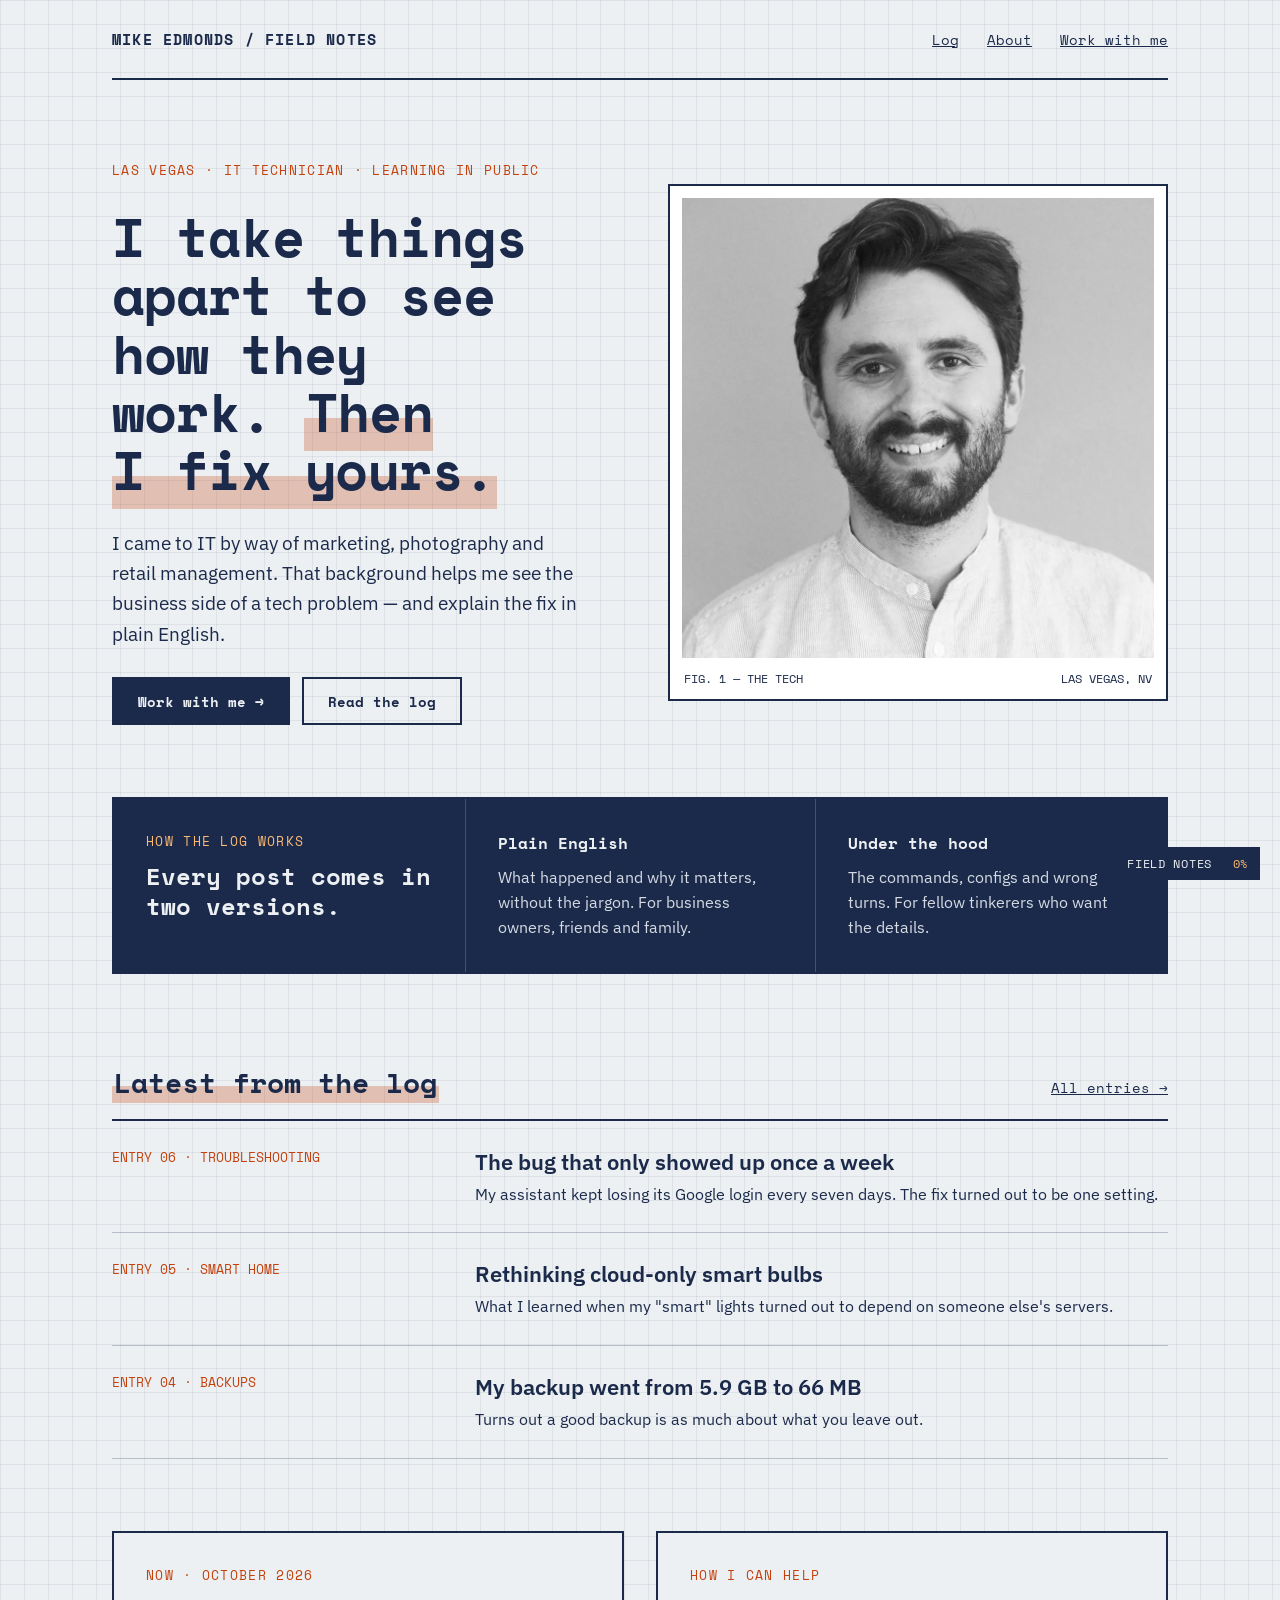
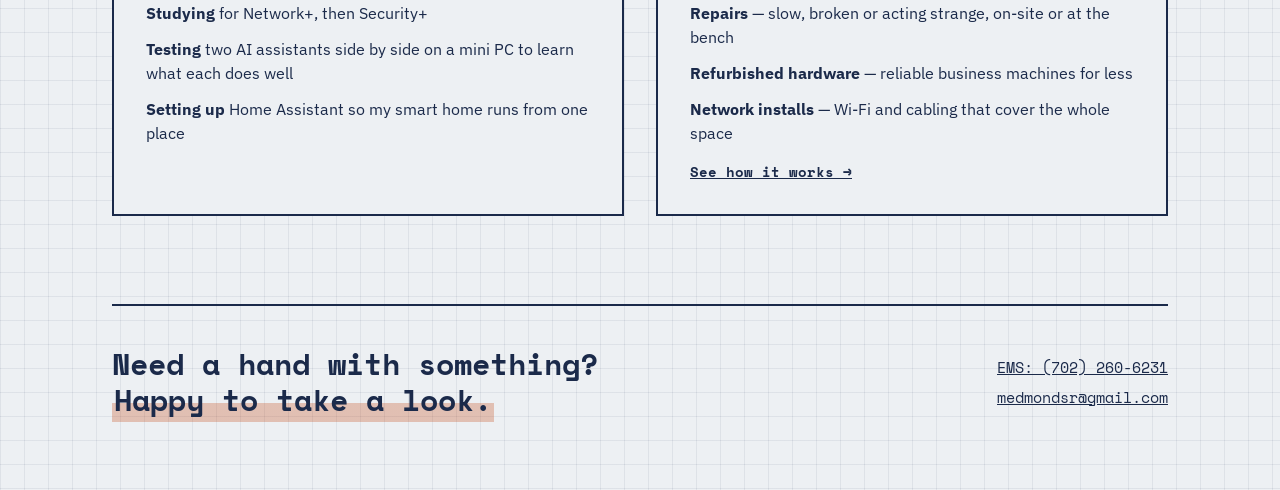
<file: index.html>
<!doctype html>
<html lang="en">
<head>
<meta charset="utf-8">
<meta name="viewport" content="width=device-width, initial-scale=1">
<title>Mike Edmonds — IT Technician in Las Vegas</title>
<meta name="description" content="Mike Edmonds is an IT technician in Las Vegas who came to tech from marketing, photography and retail management. Repairs, refurbished hardware, network installs — and a log of what he's learning.">
<link rel="canonical" href="https://mikedmonds.com/">
<meta property="og:type" content="website">
<meta property="og:title" content="Mike Edmonds — Field Notes">
<meta property="og:description" content="I take things apart to see how they work. Then I fix yours.">
<meta property="og:url" content="https://mikedmonds.com/">
<meta property="og:image" content="https://mikedmonds.com/images/og.jpg">
<meta name="twitter:card" content="summary_large_image">
<link rel="icon" href="/favicon.svg" type="image/svg+xml">
<link rel="preconnect" href="https://fonts.googleapis.com">
<link rel="preconnect" href="https://fonts.gstatic.com" crossorigin>
<link href="https://fonts.googleapis.com/css2?family=Space+Mono:wght@400;700&family=IBM+Plex+Sans:wght@400;500;600&display=swap" rel="stylesheet">
<link rel="stylesheet" href="/styles.css">
<script src="/main.js" defer></script>
</head>
<body class="home">
<a class="skip" href="#main">Skip to content</a>
<div class="progress" aria-hidden="true"></div>
<div class="readout" aria-hidden="true">FIELD NOTES</div>
<div class="wrap">

<header class="site-header">
<a href="/" class="brand">MIKE EDMONDS / FIELD NOTES</a>
<nav class="nav" aria-label="Main">
<a href="/log/">Log</a>
<a href="/about">About</a>
<a href="/work">Work with me</a>
</nav>
</header>

<main id="main">
<section class="hero">
<div class="hero-text">
<div class="kicker">LAS VEGAS · IT TECHNICIAN · LEARNING IN PUBLIC</div>
<h1>I take things apart to see how they work. <mark class="hl hero-hl">Then I fix yours.</mark></h1>
<p class="lede">I came to IT by way of marketing, photography and retail management. That background helps me see the business side of a tech problem — and explain the fix in plain English.</p>
<div class="btn-row">
<a href="/work" class="btn btn-solid">Work with me →</a>
<a href="/log/" class="btn btn-line">Read the log</a>
</div>
</div>
<figure class="photo">
<div class="photo-crop">
<picture>
<source srcset="/images/mike-portrait.webp" type="image/webp">
<img src="/images/mike-portrait.jpg" alt="Mike Edmonds, smiling, in a striped band-collar shirt" width="960" height="1200" fetchpriority="high">
</picture>
</div>
<figcaption><span>FIG. 1 — THE TECH</span><span>LAS VEGAS, NV</span></figcaption>
</figure>
</section>

<section class="band" aria-label="How the log works">
<div class="slide-l">
<div class="kicker">HOW THE LOG WORKS</div>
<h2>Every post comes in two versions.</h2>
</div>
<div class="reveal">
<div class="mono" style="font-weight:700">Plain English</div>
<p>What happened and why it matters, without the jargon. For business owners, friends and family.</p>
</div>
<div class="slide-r">
<div class="mono" style="font-weight:700">Under the hood</div>
<p>The commands, configs and wrong turns. For fellow tinkerers who want the details.</p>
</div>
</section>

<section style="padding:88px 0 72px">
<div class="section-head">
<h2><mark class="hl ink">Latest from the log</mark></h2>
<a href="/log/" class="mono" style="font-size:14px">All entries →</a>
</div>
<div class="entries">
<a href="/log/seven-days" class="row reveal">
<div class="meta"><span>ENTRY 06 · TROUBLESHOOTING</span></div>
<div class="text"><h3>The bug that only showed up once a week</h3><p>My assistant kept losing its Google login every seven days. The fix turned out to be one setting.</p></div>
</a>
<a href="/log/smart-bulbs" class="row reveal">
<div class="meta"><span>ENTRY 05 · SMART HOME</span></div>
<div class="text"><h3>Rethinking cloud-only smart bulbs</h3><p>What I learned when my "smart" lights turned out to depend on someone else's servers.</p></div>
</a>
<a href="/log/backup" class="row reveal">
<div class="meta"><span>ENTRY 04 · BACKUPS</span></div>
<div class="text"><h3>My backup went from 5.9 GB to 66 MB</h3><p>Turns out a good backup is as much about what you leave out.</p></div>
</a>
</div>
</section>

<section class="grid-auto" style="padding-bottom:88px">
<div class="card slide-l">
<div class="kicker">NOW · OCTOBER 2026</div>
<ul>
<li><strong>Studying</strong> for Network+, then Security+</li>
<li><strong>Testing</strong> two AI assistants side by side on a mini PC to learn what each does well</li>
<li><strong>Setting up</strong> Home Assistant so my smart home runs from one place</li>
</ul>
</div>
<div class="card slide-r">
<div class="kicker">HOW I CAN HELP</div>
<ul>
<li><strong>Repairs</strong> — slow, broken or acting strange, on-site or at the bench</li>
<li><strong>Refurbished hardware</strong> — reliable business machines for less</li>
<li><strong>Network installs</strong> — Wi-Fi and cabling that cover the whole space</li>
</ul>
<a href="/work" class="mono" style="font-size:14px;font-weight:700">See how it works →</a>
</div>
</section>
</main>

<footer class="settle" style="display:flex;flex-wrap:wrap;gap:24px;justify-content:space-between;align-items:center;padding:40px 0 72px;border-top:2px solid var(--ink)">
<h2 class="mono" style="margin:0;font-size:30px;line-height:1.2">Need a hand with something?<br><mark class="hl ink">Happy to take a look.</mark></h2>
<div class="mono" style="display:flex;flex-direction:column;gap:8px;font-size:15px">
<a href="tel:+17022606231">EMS: (702) 260-6231</a>
<a href="mailto:medmondsr@gmail.com">medmondsr@gmail.com</a>
</div>
</footer>

</div>
</body>
</html>
</file>
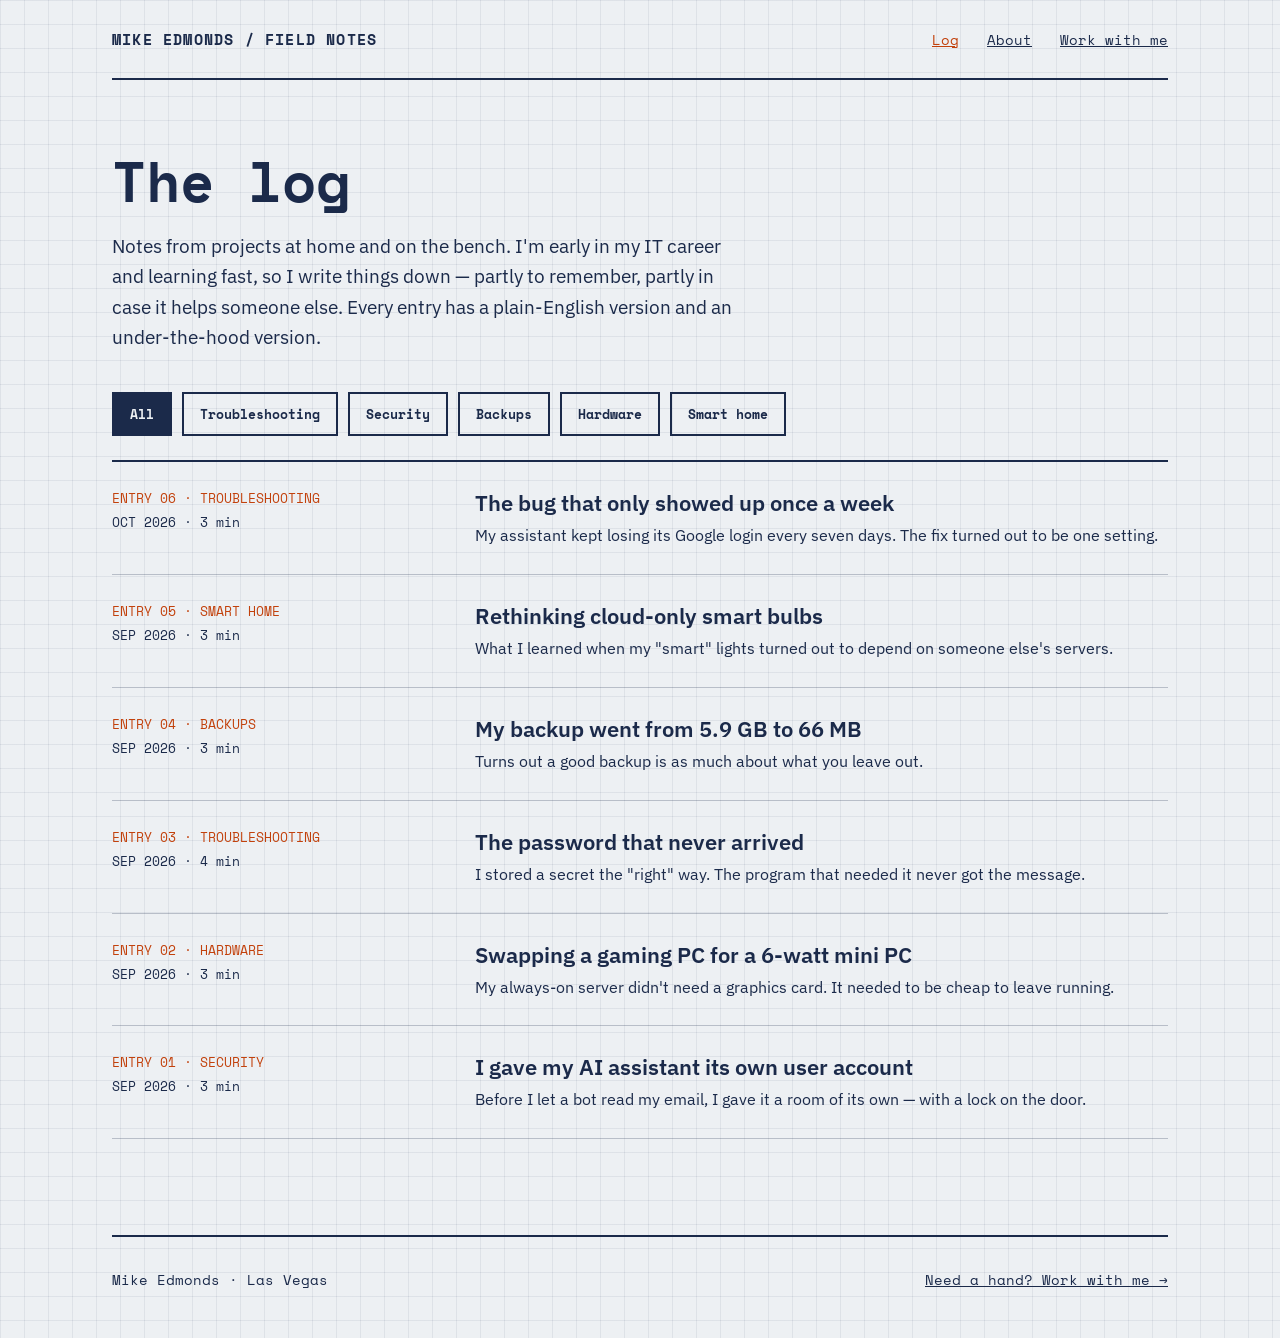
<file: log/index.html>
<!doctype html>
<html lang="en">
<head>
<meta charset="utf-8">
<meta name="viewport" content="width=device-width, initial-scale=1">
<title>The log — Mike Edmonds</title>
<meta name="description" content="Notes from IT projects at home and on the bench, each written in plain English and under-the-hood versions.">
<link rel="canonical" href="https://mikedmonds.com/log/">
<meta property="og:title" content="The log — Mike Edmonds">
<meta property="og:description" content="Notes from IT projects at home and on the bench.">
<meta property="og:image" content="https://mikedmonds.com/images/og.jpg">
<meta name="twitter:card" content="summary_large_image">
<link rel="icon" href="/favicon.svg" type="image/svg+xml">
<link rel="preconnect" href="https://fonts.googleapis.com">
<link rel="preconnect" href="https://fonts.gstatic.com" crossorigin>
<link href="https://fonts.googleapis.com/css2?family=Space+Mono:wght@400;700&family=IBM+Plex+Sans:wght@400;500;600&display=swap" rel="stylesheet">
<link rel="stylesheet" href="/styles.css">
<script src="/main.js" defer></script>
</head>
<body>
<a class="skip" href="#main">Skip to content</a>
<div class="progress" aria-hidden="true"></div>
<div class="wrap">

<header class="site-header">
<a href="/" class="brand">MIKE EDMONDS / FIELD NOTES</a>
<nav class="nav" aria-label="Main">
<a href="/log/" aria-current="page">Log</a>
<a href="/about">About</a>
<a href="/work">Work with me</a>
</nav>
</header>

<main id="main">
<section style="display:flex;flex-direction:column;gap:20px;padding:72px 0 40px">
<h1 class="mono" style="margin:0;font-size:clamp(40px,6vw,56px);line-height:1.05">The log</h1>
<p class="lede" style="max-width:640px">Notes from projects at home and on the bench. I'm early in my IT career and learning fast, so I write things down — partly to remember, partly in case it helps someone else. Every entry has a plain-English version and an under-the-hood version.</p>
</section>

<div class="filters" role="group" aria-label="Filter by topic">
<button type="button" data-tag="all" aria-pressed="true">All</button>
<button type="button" data-tag="troubleshooting" aria-pressed="false">Troubleshooting</button>
<button type="button" data-tag="security" aria-pressed="false">Security</button>
<button type="button" data-tag="backups" aria-pressed="false">Backups</button>
<button type="button" data-tag="hardware" aria-pressed="false">Hardware</button>
<button type="button" data-tag="smart-home" aria-pressed="false">Smart home</button>
</div>

<section class="entries" style="padding-bottom:96px">
<a href="/log/seven-days" class="row reveal" data-tag="troubleshooting">
<div class="meta"><span>ENTRY 06 · TROUBLESHOOTING</span><span>OCT 2026 · 3 min</span></div>
<div class="text"><h2 style="margin:0;font-size:22px;font-weight:600">The bug that only showed up once a week</h2><p>My assistant kept losing its Google login every seven days. The fix turned out to be one setting.</p></div>
</a>
<a href="/log/smart-bulbs" class="row reveal" data-tag="smart-home">
<div class="meta"><span>ENTRY 05 · SMART HOME</span><span>SEP 2026 · 3 min</span></div>
<div class="text"><h2 style="margin:0;font-size:22px;font-weight:600">Rethinking cloud-only smart bulbs</h2><p>What I learned when my "smart" lights turned out to depend on someone else's servers.</p></div>
</a>
<a href="/log/backup" class="row reveal" data-tag="backups">
<div class="meta"><span>ENTRY 04 · BACKUPS</span><span>SEP 2026 · 3 min</span></div>
<div class="text"><h2 style="margin:0;font-size:22px;font-weight:600">My backup went from 5.9 GB to 66 MB</h2><p>Turns out a good backup is as much about what you leave out.</p></div>
</a>
<a href="/log/password" class="row reveal" data-tag="troubleshooting">
<div class="meta"><span>ENTRY 03 · TROUBLESHOOTING</span><span>SEP 2026 · 4 min</span></div>
<div class="text"><h2 style="margin:0;font-size:22px;font-weight:600">The password that never arrived</h2><p>I stored a secret the "right" way. The program that needed it never got the message.</p></div>
</a>
<a href="/log/mini-pc" class="row reveal" data-tag="hardware">
<div class="meta"><span>ENTRY 02 · HARDWARE</span><span>SEP 2026 · 3 min</span></div>
<div class="text"><h2 style="margin:0;font-size:22px;font-weight:600">Swapping a gaming PC for a 6-watt mini PC</h2><p>My always-on server didn't need a graphics card. It needed to be cheap to leave running.</p></div>
</a>
<a href="/log/own-user" class="row reveal" data-tag="security">
<div class="meta"><span>ENTRY 01 · SECURITY</span><span>SEP 2026 · 3 min</span></div>
<div class="text"><h2 style="margin:0;font-size:22px;font-weight:600">I gave my AI assistant its own user account</h2><p>Before I let a bot read my email, I gave it a room of its own — with a lock on the door.</p></div>
</a>
</section>
</main>

<footer class="site-footer">
<span>Mike Edmonds · Las Vegas</span>
<a href="/work">Need a hand? Work with me →</a>
</footer>

</div>
</body>
</html>
</file>
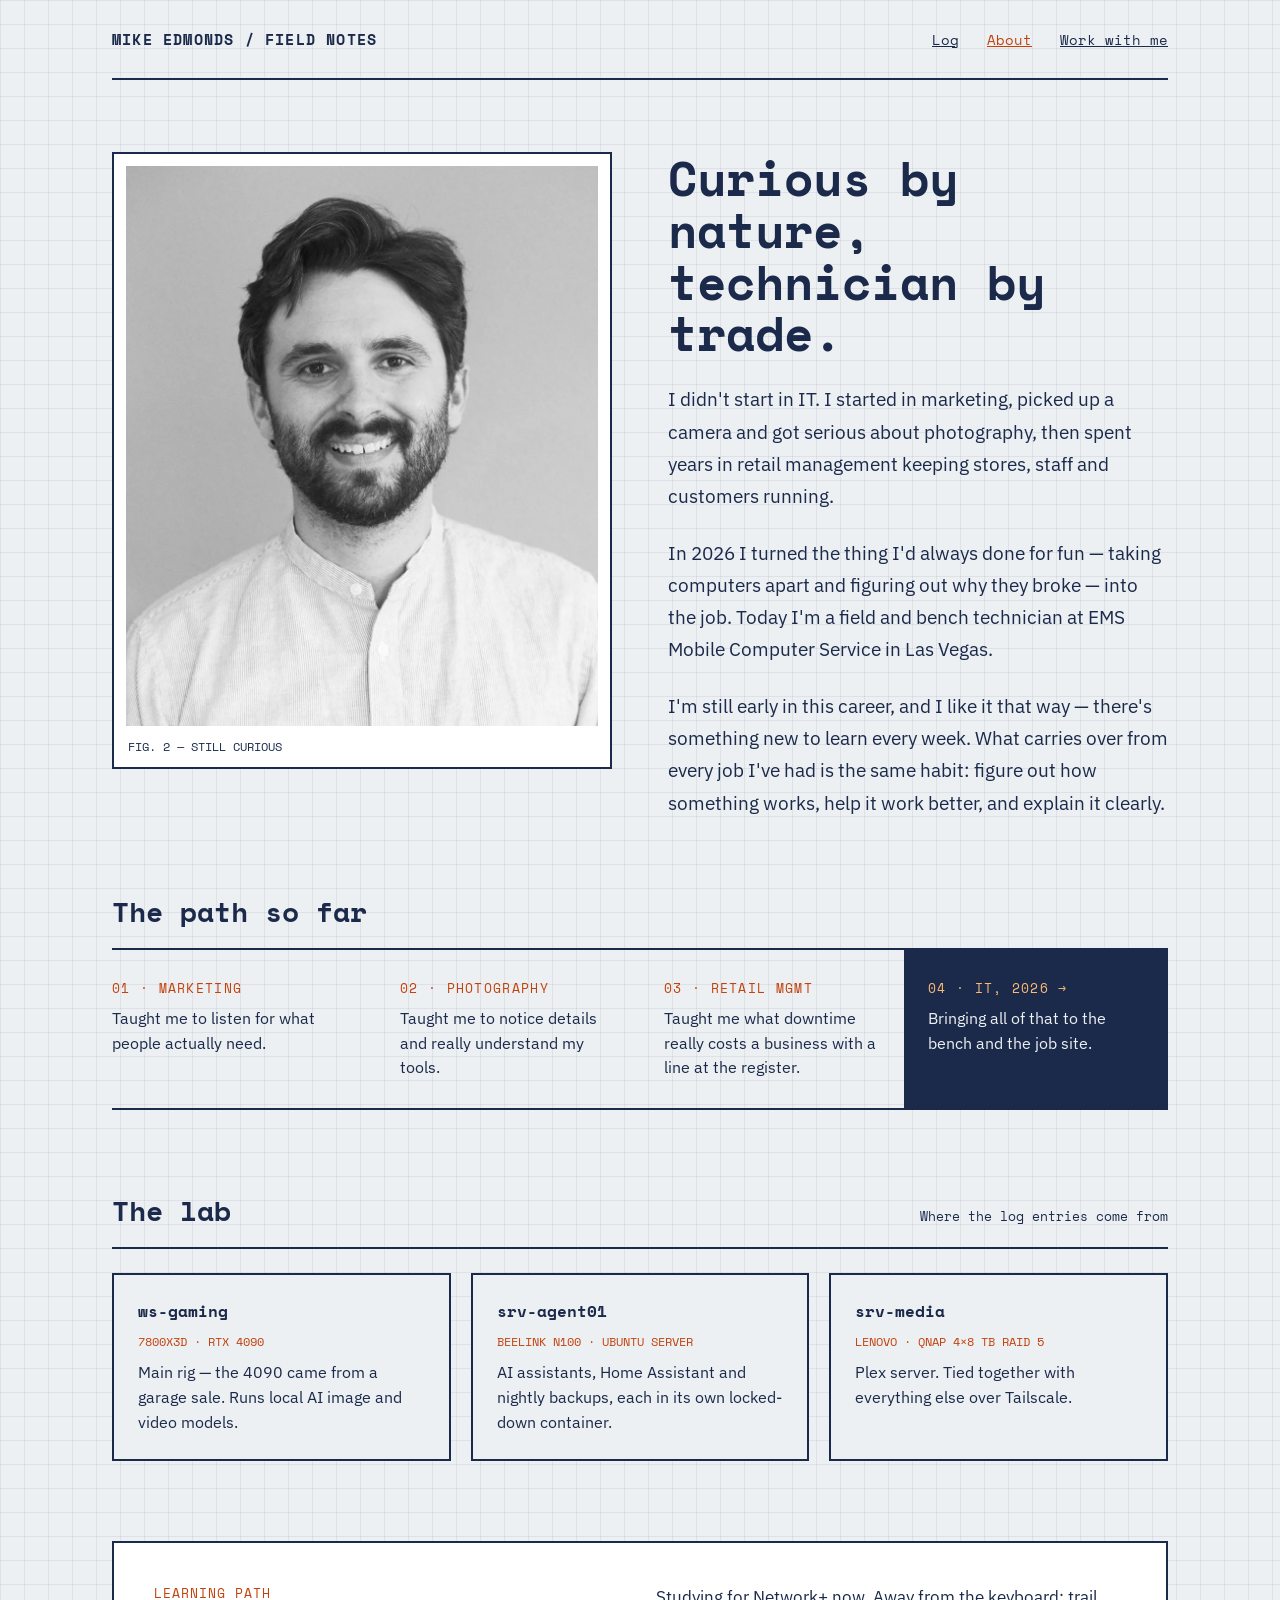
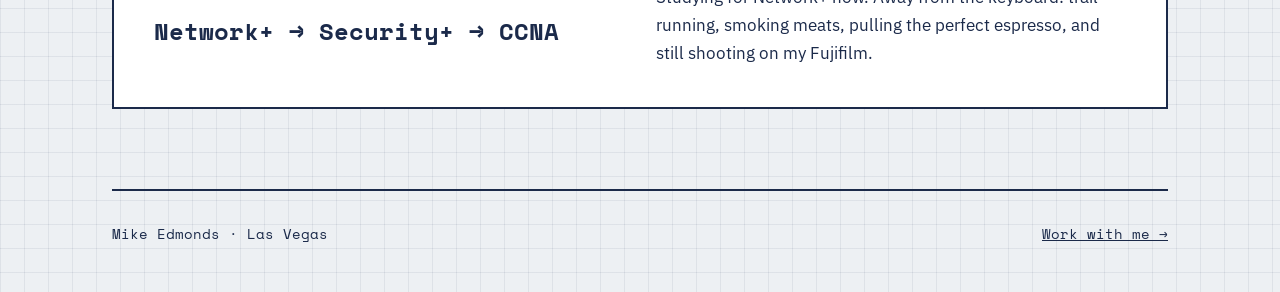
<file: about.html>
<!doctype html>
<html lang="en">
<head>
<meta charset="utf-8">
<meta name="viewport" content="width=device-width, initial-scale=1">
<title>About — Mike Edmonds</title>
<meta name="description" content="Marketing, photography, retail management, and now IT. A little about Mike Edmonds, a technician in Las Vegas.">
<link rel="canonical" href="https://mikedmonds.com/about">
<meta property="og:title" content="About — Mike Edmonds">
<meta property="og:description" content="Curious by nature, technician by trade.">
<meta property="og:image" content="https://mikedmonds.com/images/og.jpg">
<meta name="twitter:card" content="summary_large_image">
<link rel="icon" href="/favicon.svg" type="image/svg+xml">
<link rel="preconnect" href="https://fonts.googleapis.com">
<link rel="preconnect" href="https://fonts.gstatic.com" crossorigin>
<link href="https://fonts.googleapis.com/css2?family=Space+Mono:wght@400;700&family=IBM+Plex+Sans:wght@400;500;600&display=swap" rel="stylesheet">
<link rel="stylesheet" href="/styles.css">
</head>
<body>
<a class="skip" href="#main">Skip to content</a>
<div class="progress" aria-hidden="true"></div>
<div class="wrap">

<header class="site-header">
<a href="/" class="brand">MIKE EDMONDS / FIELD NOTES</a>
<nav class="nav" aria-label="Main">
<a href="/log/">Log</a>
<a href="/about" aria-current="page">About</a>
<a href="/work">Work with me</a>
</nav>
</header>

<main id="main">
<section style="display:grid;grid-template-columns:repeat(auto-fit,minmax(min(380px,100%),1fr));gap:56px;padding:72px 0;align-items:start">
<figure class="photo">
<picture>
<source srcset="/images/mike-portrait.webp" type="image/webp">
<img src="/images/mike-portrait.jpg" alt="Portrait of Mike Edmonds" width="960" height="1200" style="height:560px;object-position:center 25%">
</picture>
<figcaption><span>FIG. 2 — STILL CURIOUS</span></figcaption>
</figure>
<div style="display:flex;flex-direction:column;gap:24px">
<h1 class="mono" style="margin:0;font-size:clamp(34px,4.5vw,48px);line-height:1.08">Curious by nature, technician by trade.</h1>
<p class="lede" style="line-height:1.7">I didn't start in IT. I started in marketing, picked up a camera and got serious about photography, then spent years in retail management keeping stores, staff and customers running.</p>
<p class="lede" style="line-height:1.7">In 2026 I turned the thing I'd always done for fun — taking computers apart and figuring out why they broke — into the job. Today I'm a field and bench technician at EMS Mobile Computer Service in Las Vegas.</p>
<p class="lede" style="line-height:1.7">I'm still early in this career, and I like it that way — there's something new to learn every week. What carries over from every job I've had is the same habit: figure out how something works, help it work better, and explain it clearly.</p>
</div>
</section>

<section style="padding-bottom:80px">
<h2 class="mono" style="margin:0;padding-bottom:16px;font-size:28px;border-bottom:2px solid var(--ink)">The path so far</h2>
<div class="timeline">
<div class="reveal"><div class="kicker">01 · MARKETING</div><p>Taught me to listen for what people actually need.</p></div>
<div class="reveal"><div class="kicker">02 · PHOTOGRAPHY</div><p>Taught me to notice details and really understand my tools.</p></div>
<div class="reveal"><div class="kicker">03 · RETAIL MGMT</div><p>Taught me what downtime really costs a business with a line at the register.</p></div>
<div class="now reveal"><div class="kicker">04 · IT, 2026 →</div><p>Bringing all of that to the bench and the job site.</p></div>
</div>
</section>

<section style="display:flex;flex-direction:column;gap:24px;padding-bottom:80px">
<div class="section-head">
<h2>The lab</h2>
<span class="mono" style="font-size:13px">Where the log entries come from</span>
</div>
<div class="grid-auto" style="gap:20px">
<div class="machine reveal"><div class="mono" style="font-weight:700">ws-gaming</div><div class="kicker" style="font-size:12px;letter-spacing:0">7800X3D · RTX 4090</div><p>Main rig — the 4090 came from a garage sale. Runs local AI image and video models.</p></div>
<div class="machine reveal"><div class="mono" style="font-weight:700">srv-agent01</div><div class="kicker" style="font-size:12px;letter-spacing:0">BEELINK N100 · UBUNTU SERVER</div><p>AI assistants, Home Assistant and nightly backups, each in its own locked-down container.</p></div>
<div class="machine reveal"><div class="mono" style="font-weight:700">srv-media</div><div class="kicker" style="font-size:12px;letter-spacing:0">LENOVO · QNAP 4×8 TB RAID 5</div><p>Plex server. Tied together with everything else over Tailscale.</p></div>
</div>
</section>

<section class="contact settle" style="margin-bottom:80px;gap:32px;padding:40px">
<div style="display:flex;flex-direction:column;gap:10px">
<div class="kicker" style="letter-spacing:.08em">LEARNING PATH</div>
<h2 class="mono" style="margin:0;font-size:24px">Network+ → Security+ → CCNA</h2>
</div>
<p style="margin:0;font-size:17px;line-height:1.65">Studying for Network+ now. Away from the keyboard: trail running, smoking meats, pulling the perfect espresso, and still shooting on my Fujifilm.</p>
</section>
</main>

<footer class="site-footer">
<span>Mike Edmonds · Las Vegas</span>
<a href="/work">Work with me →</a>
</footer>

</div>
</body>
</html>
</file>
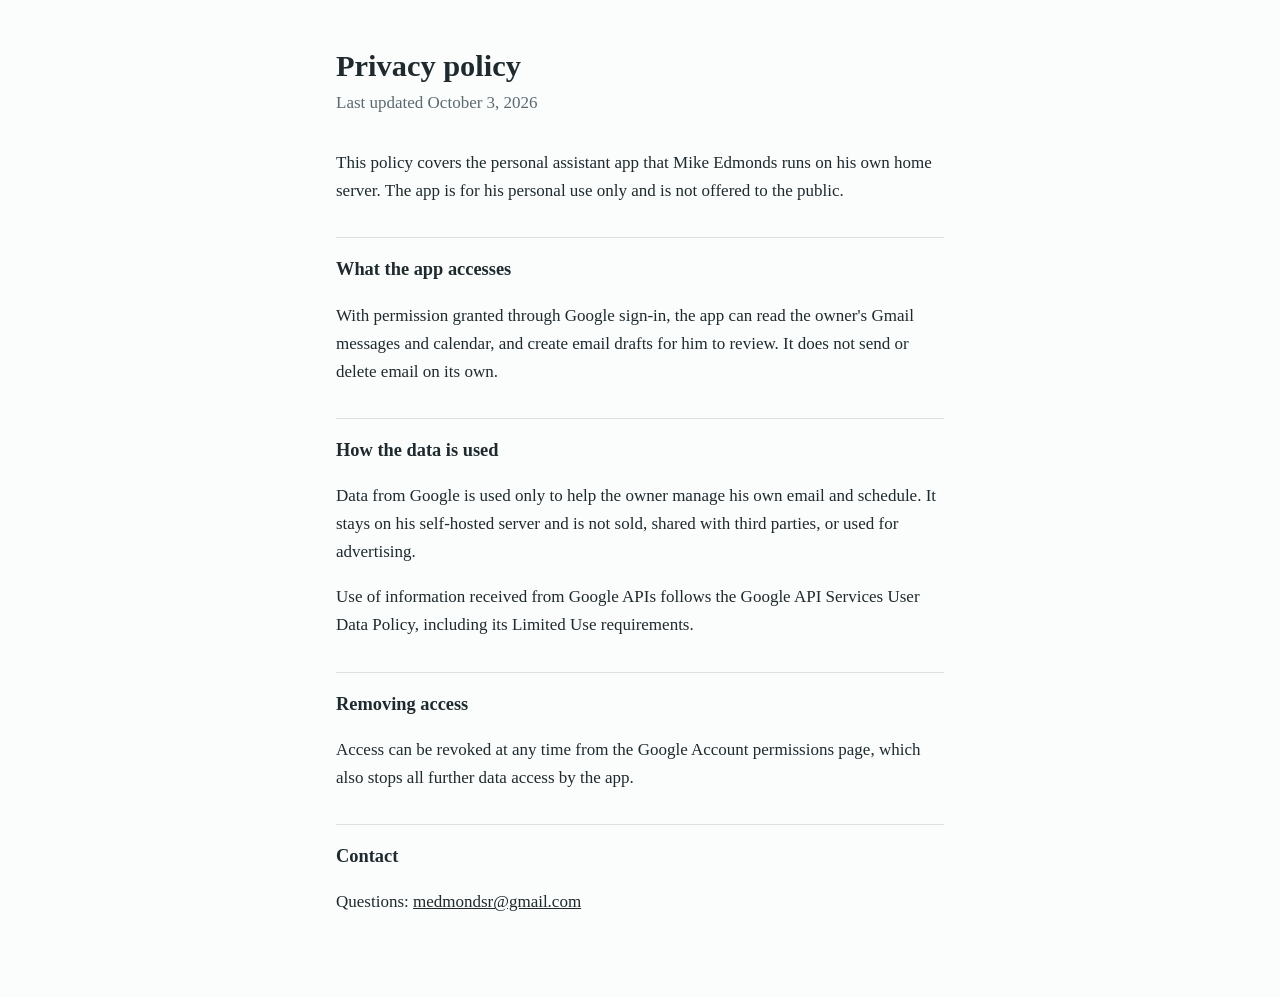
<file: privacy.html>
<!doctype html>
<html lang="en">
<head>
<meta charset="utf-8">
<meta name="viewport" content="width=device-width, initial-scale=1">
<title>Privacy policy – Mike Edmonds home agent</title>
<style>
  :root { --ink:#1f2a2e; --muted:#5b6a70; --bg:#fbfcfc; --line:#d9e1e3; }
  @media (prefers-color-scheme: dark) { :root { --ink:#e6eef0; --muted:#9fb0b5; --bg:#141a1c; --line:#2c373a; } }
  body { margin:0; background:var(--bg); color:var(--ink);
         font:17px/1.65 Georgia, "Iowan Old Style", "Palatino Linotype", serif; }
  main { max-width:38rem; margin:0 auto; padding:3rem 1.25rem 4rem; }
  h1 { font-size:1.9rem; line-height:1.2; margin:0 0 .3rem; }
  .updated { color:var(--muted); margin:0 0 2rem; }
  h2 { font-size:1.15rem; margin:2rem 0 .4rem; padding-top:1rem; border-top:1px solid var(--line); }
  a { color:inherit; }
</style>
</head>
<body>
<main>
  <h1>Privacy policy</h1>
  <p class="updated">Last updated October 3, 2026</p>

  <p>This policy covers the personal assistant app that Mike Edmonds runs on his own home server. The app is for his personal use only and is not offered to the public.</p>

  <h2>What the app accesses</h2>
  <p>With permission granted through Google sign-in, the app can read the owner's Gmail messages and calendar, and create email drafts for him to review. It does not send or delete email on its own.</p>

  <h2>How the data is used</h2>
  <p>Data from Google is used only to help the owner manage his own email and schedule. It stays on his self-hosted server and is not sold, shared with third parties, or used for advertising.</p>
  <p>Use of information received from Google APIs follows the Google API Services User Data Policy, including its Limited Use requirements.</p>

  <h2>Removing access</h2>
  <p>Access can be revoked at any time from the Google Account permissions page, which also stops all further data access by the app.</p>

  <h2>Contact</h2>
  <p>Questions: <a href="mailto:medmondsr@gmail.com">medmondsr@gmail.com</a></p>
</main>
</body>
</html>
</file>
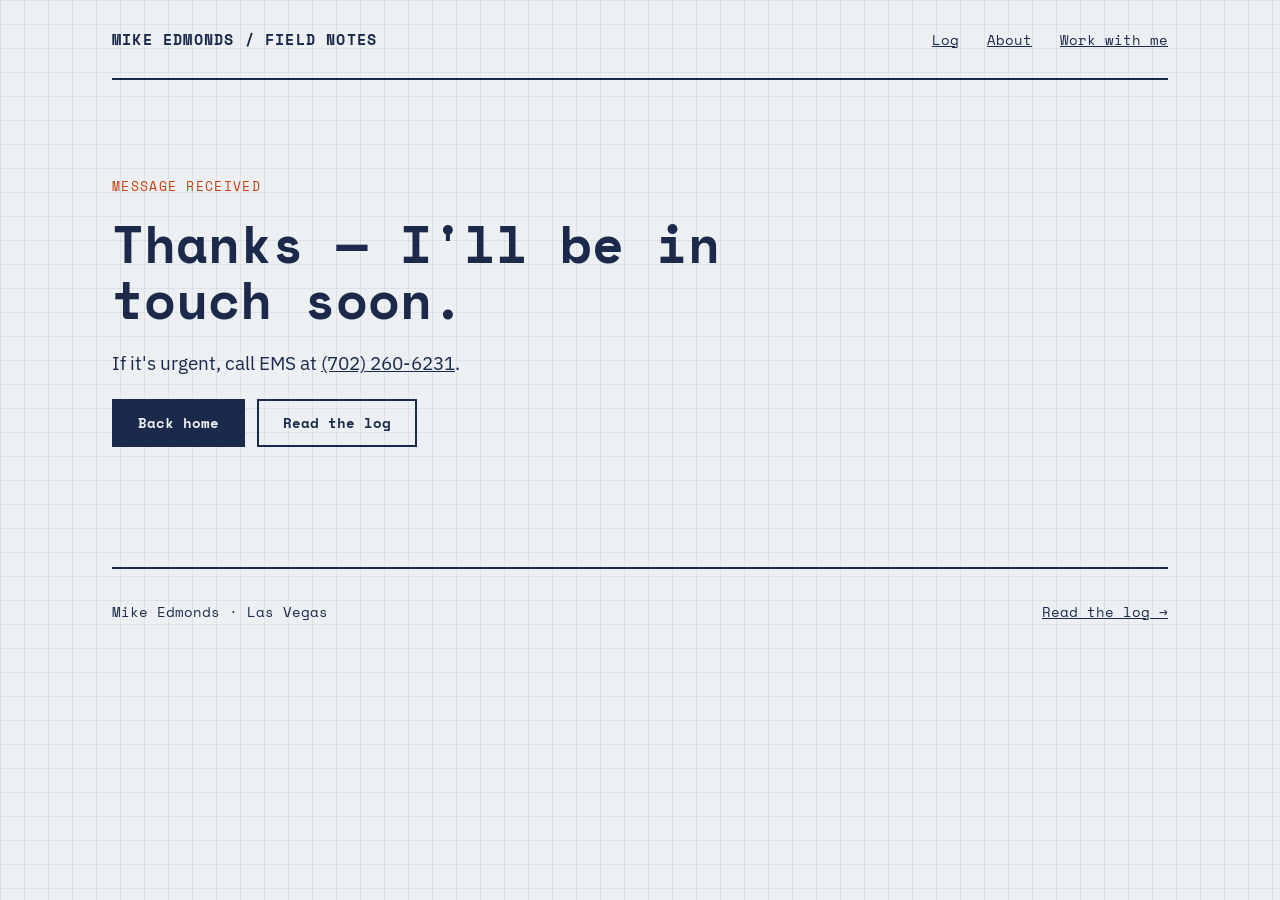
<file: thanks.html>
<!doctype html>
<html lang="en">
<head>
<meta charset="utf-8">
<meta name="robots" content="noindex">
<meta name="viewport" content="width=device-width, initial-scale=1">
<title>Thanks — Mike Edmonds</title>
<meta name="description" content="Message received.">
<meta property="og:title" content="Work with me — Mike Edmonds">
<meta property="og:description" content="Friendly, honest tech help for small businesses in Las Vegas.">
<meta property="og:image" content="https://mikedmonds.com/images/og.jpg">
<meta name="twitter:card" content="summary_large_image">
<link rel="icon" href="/favicon.svg" type="image/svg+xml">
<link rel="preconnect" href="https://fonts.googleapis.com">
<link rel="preconnect" href="https://fonts.gstatic.com" crossorigin>
<link href="https://fonts.googleapis.com/css2?family=Space+Mono:wght@400;700&family=IBM+Plex+Sans:wght@400;500;600&display=swap" rel="stylesheet">
<link rel="stylesheet" href="/styles.css">
</head>
<body>
<a class="skip" href="#main">Skip to content</a>
<div class="progress" aria-hidden="true"></div>
<div class="wrap">

<header class="site-header">
<a href="/" class="brand">MIKE EDMONDS / FIELD NOTES</a>
<nav class="nav" aria-label="Main">
<a href="/log/">Log</a>
<a href="/about">About</a>
<a href="/work" >Work with me</a>
</nav>
</header>

<main id="main">
<section style="display:flex;flex-direction:column;gap:20px;padding:96px 0 120px;max-width:720px">
<div class="kicker">MESSAGE RECEIVED</div>
<h1 class="mono" style="margin:0;font-size:clamp(36px,5vw,52px);line-height:1.08">Thanks — I'll be in touch soon.</h1>
<p class="lede">If it's urgent, call EMS at <a href="tel:+17022606231">(702) 260-6231</a>.</p>
<div class="btn-row"><a href="/" class="btn btn-solid">Back home</a><a href="/log/" class="btn btn-line">Read the log</a></div>
</section>
</main>


<footer class="site-footer">
<span>Mike Edmonds · Las Vegas</span>
<a href="/log/">Read the log →</a>
</footer>

</div>
</body>
</html>
</file>
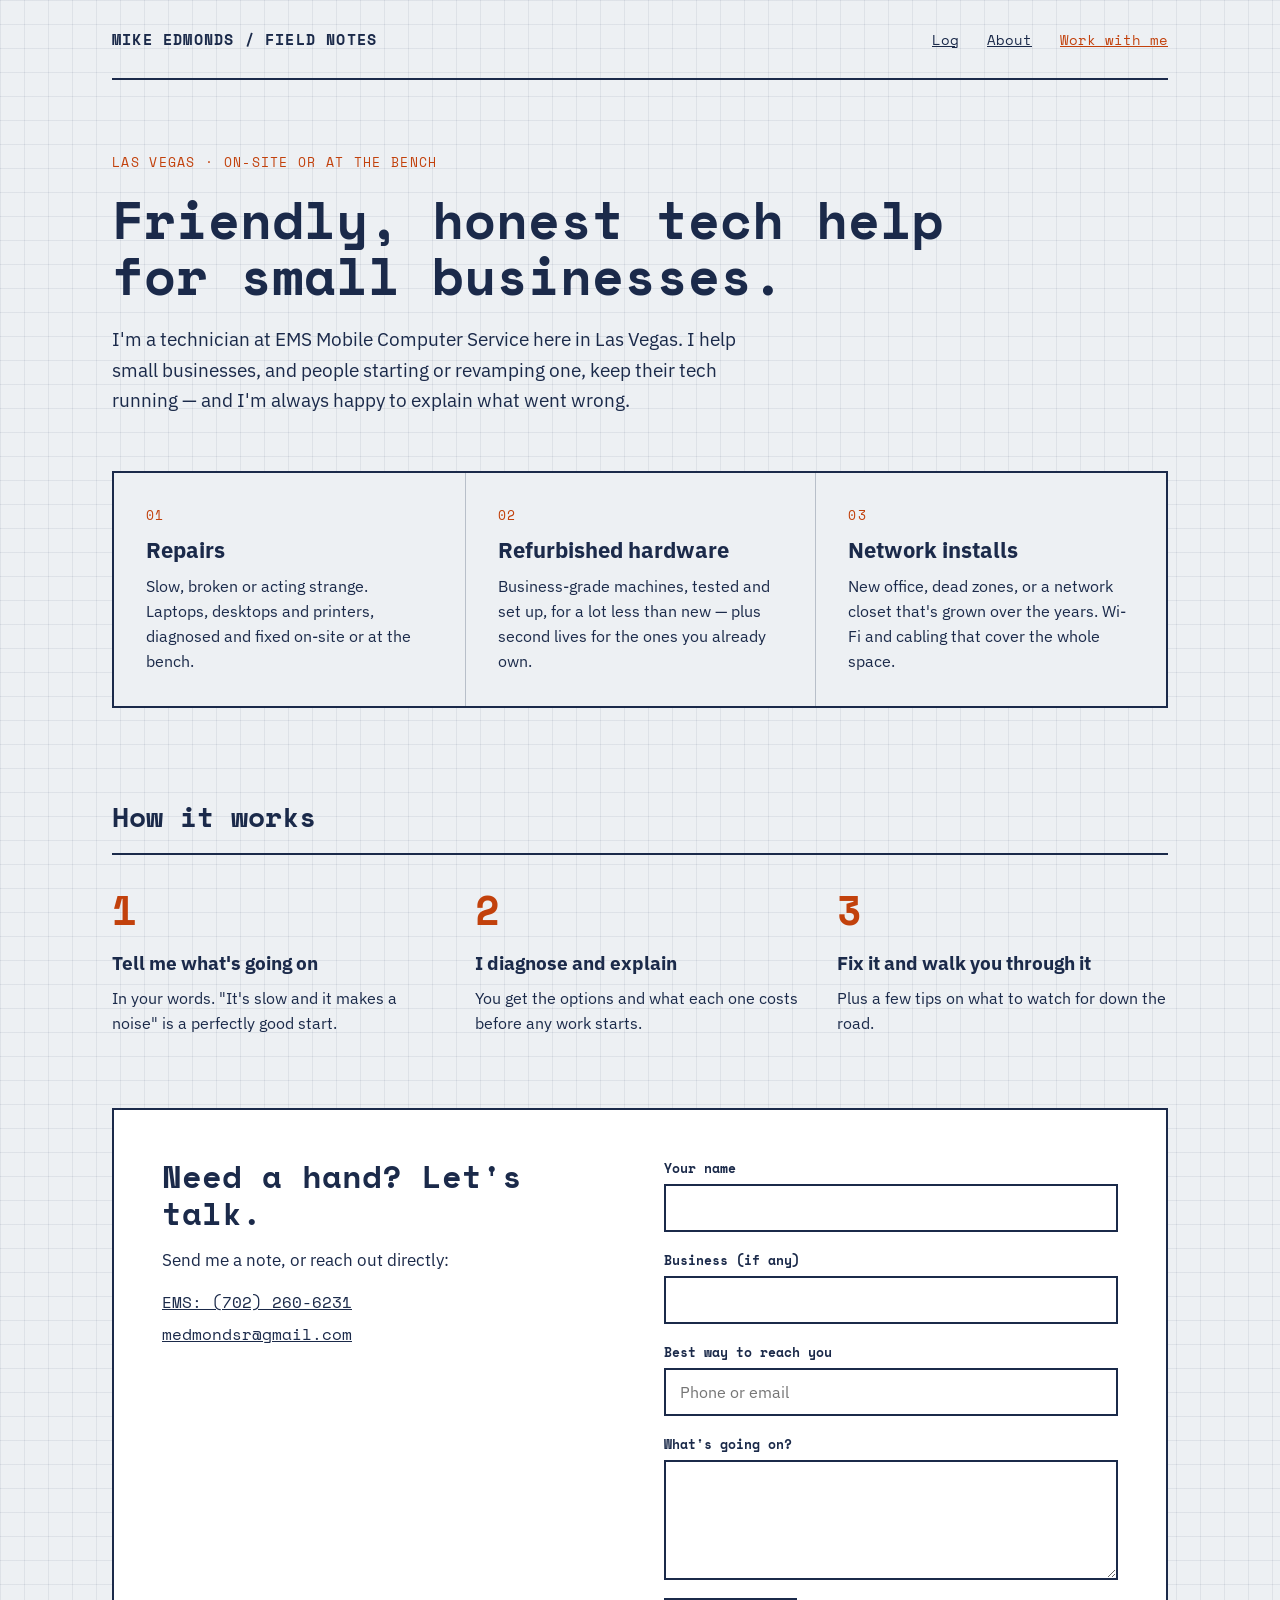
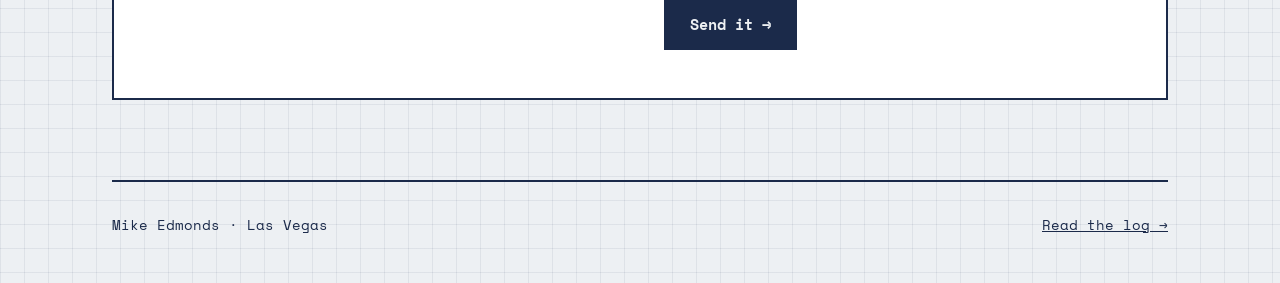
<file: work.html>
<!doctype html>
<html lang="en">
<head>
<meta charset="utf-8">
<meta name="viewport" content="width=device-width, initial-scale=1">
<title>Work with me — Mike Edmonds</title>
<meta name="description" content="Repairs, refurbished hardware and network installs for small businesses in Las Vegas, through EMS Mobile Computer Service.">
<link rel="canonical" href="https://mikedmonds.com/work">
<meta property="og:title" content="Work with me — Mike Edmonds">
<meta property="og:description" content="Friendly, honest tech help for small businesses in Las Vegas.">
<meta property="og:image" content="https://mikedmonds.com/images/og.jpg">
<meta name="twitter:card" content="summary_large_image">
<link rel="icon" href="/favicon.svg" type="image/svg+xml">
<link rel="preconnect" href="https://fonts.googleapis.com">
<link rel="preconnect" href="https://fonts.gstatic.com" crossorigin>
<link href="https://fonts.googleapis.com/css2?family=Space+Mono:wght@400;700&family=IBM+Plex+Sans:wght@400;500;600&display=swap" rel="stylesheet">
<link rel="stylesheet" href="/styles.css">
</head>
<body>
<a class="skip" href="#main">Skip to content</a>
<div class="progress" aria-hidden="true"></div>
<div class="wrap">

<header class="site-header">
<a href="/" class="brand">MIKE EDMONDS / FIELD NOTES</a>
<nav class="nav" aria-label="Main">
<a href="/log/">Log</a>
<a href="/about">About</a>
<a href="/work" aria-current="page">Work with me</a>
</nav>
</header>

<main id="main">
<section style="display:flex;flex-direction:column;gap:20px;padding:72px 0 56px">
<div class="kicker">LAS VEGAS · ON-SITE OR AT THE BENCH</div>
<h1 class="mono" style="margin:0;font-size:clamp(36px,5vw,52px);line-height:1.08;max-width:860px;text-wrap:balance">Friendly, honest tech help for small businesses.</h1>
<p class="lede" style="max-width:640px">I'm a technician at EMS Mobile Computer Service here in Las Vegas. I help small businesses, and people starting or revamping one, keep their tech running — and I'm always happy to explain what went wrong.</p>
</section>

<section class="services">
<div class="reveal"><div class="kicker">01</div><h2>Repairs</h2><p>Slow, broken or acting strange. Laptops, desktops and printers, diagnosed and fixed on-site or at the bench.</p></div>
<div class="reveal"><div class="kicker">02</div><h2>Refurbished hardware</h2><p>Business-grade machines, tested and set up, for a lot less than new — plus second lives for the ones you already own.</p></div>
<div class="reveal"><div class="kicker">03</div><h2>Network installs</h2><p>New office, dead zones, or a network closet that's grown over the years. Wi-Fi and cabling that cover the whole space.</p></div>
</section>

<section style="display:flex;flex-direction:column;gap:24px;padding:88px 0 72px">
<h2 class="mono" style="margin:0;padding-bottom:16px;font-size:28px;border-bottom:2px solid var(--ink)">How it works</h2>
<ol class="steps">
<li class="reveal"><span class="n">1</span><strong style="font-size:19px">Tell me what's going on</strong><span>In your words. "It's slow and it makes a noise" is a perfectly good start.</span></li>
<li class="reveal"><span class="n">2</span><strong style="font-size:19px">I diagnose and explain</strong><span>You get the options and what each one costs before any work starts.</span></li>
<li class="reveal"><span class="n">3</span><strong style="font-size:19px">Fix it and walk you through it</strong><span>Plus a few tips on what to watch for down the road.</span></li>
</ol>
</section>

<section class="contact" id="contact" style="margin-bottom:80px">
<div style="display:flex;flex-direction:column;gap:16px">
<h2 class="mono" style="margin:0;font-size:32px;line-height:1.15">Need a hand? Let's talk.</h2>
<p style="margin:0;font-size:17px;line-height:1.6">Send me a note, or reach out directly:</p>
<div class="mono" style="display:flex;flex-direction:column;gap:8px;font-size:16px">
<a href="tel:+17022606231">EMS: (702) 260-6231</a>
<a href="mailto:medmondsr@gmail.com">medmondsr@gmail.com</a>
</div>
</div>
<form class="form" name="contact" method="POST" action="/thanks" data-netlify="true" netlify-honeypot="company-website">
<input type="hidden" name="form-name" value="contact">
<p class="hidden"><label>Leave this empty: <input name="company-website" tabindex="-1" autocomplete="off"></label></p>
<div class="field"><label for="n">Your name</label><input id="n" name="name" type="text" autocomplete="name" required></div>
<div class="field"><label for="b">Business (if any)</label><input id="b" name="business" type="text" autocomplete="organization"></div>
<div class="field"><label for="c">Best way to reach you</label><input id="c" name="contact" type="text" placeholder="Phone or email" required></div>
<div class="field"><label for="w">What's going on?</label><textarea id="w" name="message" rows="4" required></textarea></div>
<button type="submit" class="btn btn-solid" style="align-self:flex-start;min-height:52px;font-size:15px">Send it →</button>
</form>
</section>
</main>

<footer class="site-footer">
<span>Mike Edmonds · Las Vegas</span>
<a href="/log/">Read the log →</a>
</footer>

</div>
</body>
</html>
</file>
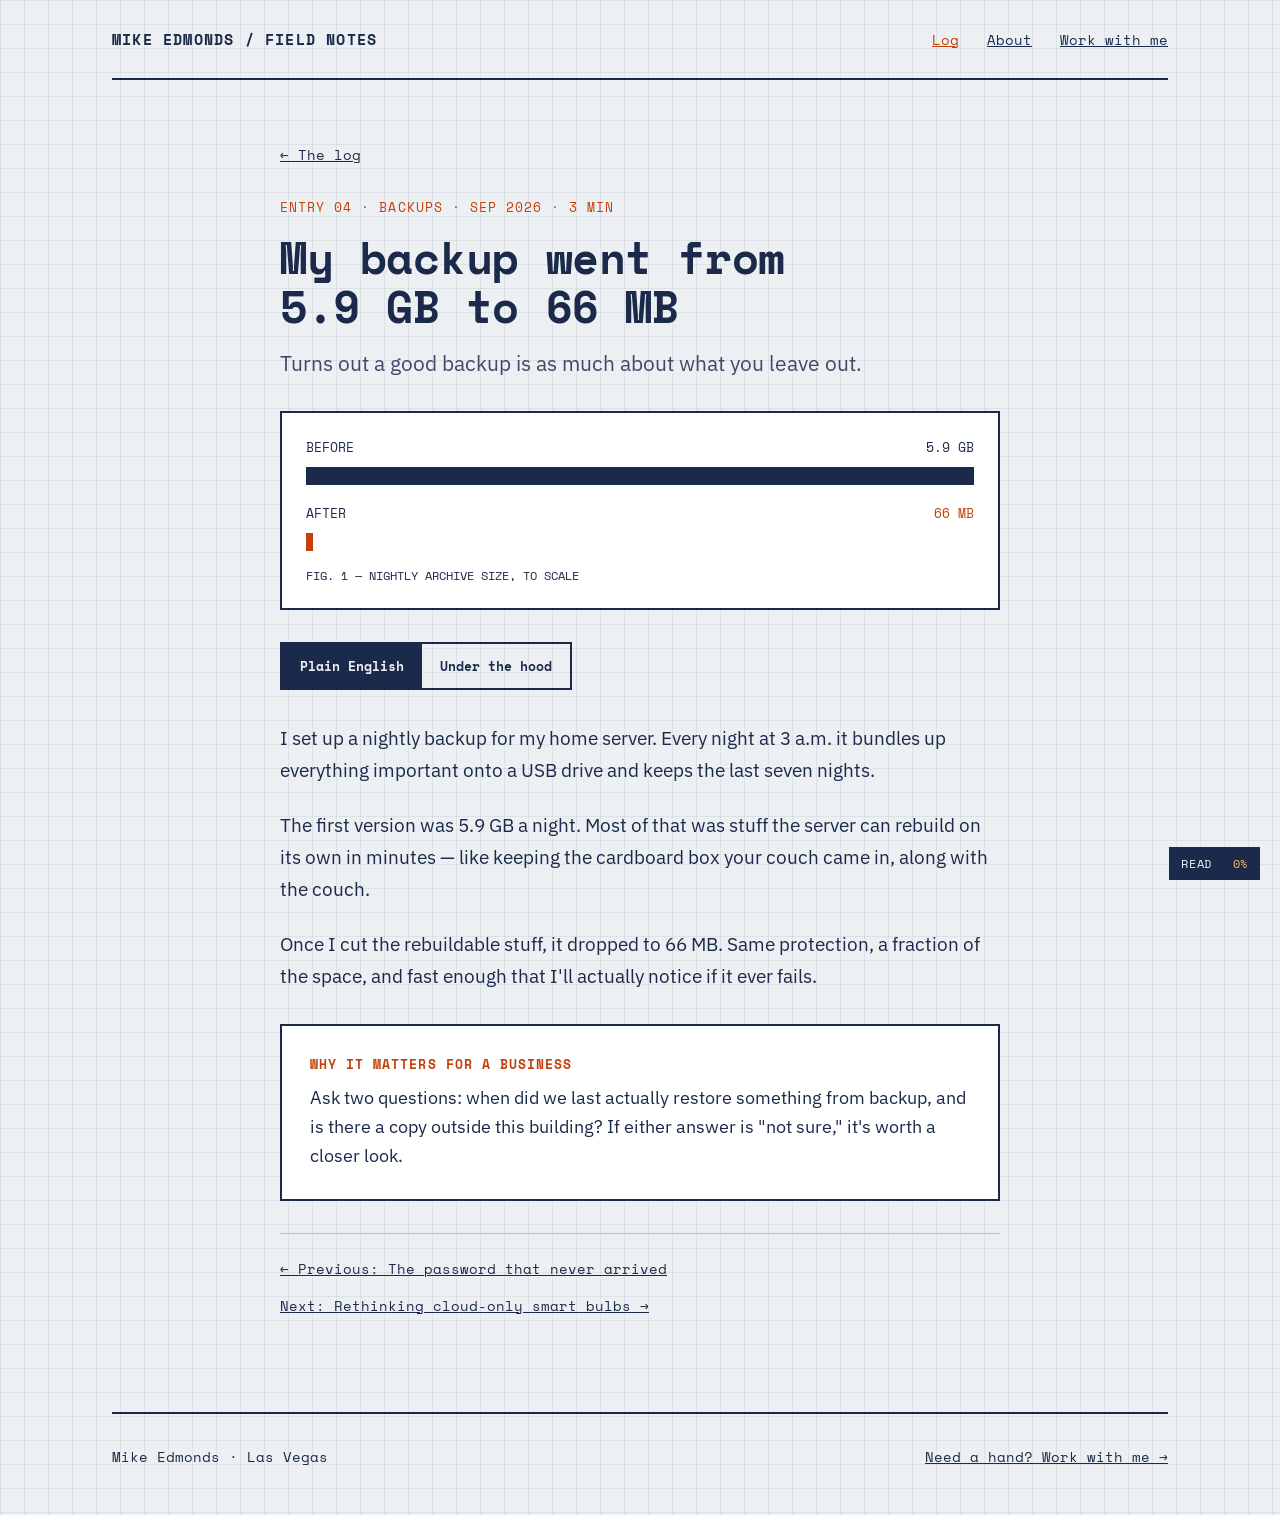
<file: log/backup.html>
<!doctype html>
<html lang="en">
<head>
<meta charset="utf-8">
<meta name="viewport" content="width=device-width, initial-scale=1">
<title>My backup went from 5.9 GB to 66 MB — Mike Edmonds</title>
<meta name="description" content="Turns out a good backup is as much about what you leave out.">
<link rel="canonical" href="https://mikedmonds.com/log/backup">
<meta property="og:type" content="article">
<meta property="og:title" content="My backup went from 5.9 GB to 66 MB">
<meta property="og:description" content="Turns out a good backup is as much about what you leave out.">
<meta property="og:url" content="https://mikedmonds.com/log/backup">
<meta property="og:image" content="https://mikedmonds.com/images/og.jpg">
<meta name="twitter:card" content="summary_large_image">
<link rel="icon" href="/favicon.svg" type="image/svg+xml">
<link rel="preconnect" href="https://fonts.googleapis.com">
<link rel="preconnect" href="https://fonts.gstatic.com" crossorigin>
<link href="https://fonts.googleapis.com/css2?family=Space+Mono:wght@400;700&family=IBM+Plex+Sans:wght@400;500;600&display=swap" rel="stylesheet">
<link rel="stylesheet" href="/styles.css">
<noscript><style>.body[hidden]{display:flex!important}.toggle{display:none}</style></noscript>
<script src="/main.js" defer></script>
</head>
<body>
<a class="skip" href="#main">Skip to content</a>
<div class="progress" aria-hidden="true"></div>
<div class="readout" aria-hidden="true">READ</div>
<div class="wrap">

<header class="site-header">
<a href="/" class="brand">MIKE EDMONDS / FIELD NOTES</a>
<nav class="nav" aria-label="Main">
<a href="/log/" aria-current="page">Log</a>
<a href="/about">About</a>
<a href="/work">Work with me</a>
</nav>
</header>

<main id="main">
<article class="article">
<a href="/log/" class="mono" style="font-size:14px">← The log</a>
<div class="article-head">
<div class="kicker" style="letter-spacing:.08em">ENTRY 04 · BACKUPS · SEP 2026 · 3 MIN</div>
<h1>My backup went from 5.9 GB to 66 MB</h1>
<p class="dek">Turns out a good backup is as much about what you leave out.</p>
</div>
<figure class="sizes">
<div class="lbl"><span>BEFORE</span><span>5.9 GB</span></div>
<div class="bar"></div>
<div class="lbl" style="padding-top:8px"><span>AFTER</span><span style="color:var(--accent)">66 MB</span></div>
<div class="bar after"></div>
<figcaption>FIG. 1 — NIGHTLY ARCHIVE SIZE, TO SCALE</figcaption>
</figure>

<div class="toggle" data-toggle role="group" aria-label="Choose a version">
<button type="button" data-mode="plain" aria-pressed="true">Plain English</button>
<button type="button" data-mode="tech" aria-pressed="false">Under the hood</button>
</div>

<div class="body" data-mode="plain">
<p>I set up a nightly backup for my home server. Every night at 3 a.m. it bundles up everything important onto a USB drive and keeps the last seven nights.</p>
<p>The first version was 5.9 GB a night. Most of that was stuff the server can rebuild on its own in minutes — like keeping the cardboard box your couch came in, along with the couch.</p>
<p>Once I cut the rebuildable stuff, it dropped to 66 MB. Same protection, a fraction of the space, and fast enough that I'll actually notice if it ever fails.</p>
</div>
<div class="body" data-mode="tech" hidden>
<p>A root cron job in <code>/etc/cron.d</code> runs a script at 03:00 that tars the agent's home and <code>/srv</code> data to an ext4 USB volume (mounted by UUID in fstab), keeps the 7 newest archives, and logs to <code>/var/log</code>.</p>
<p>Nearly all the bulk was Podman's overlay storage — container image layers. Those are reproducible from the Containerfile, so they're cache, not data. Excluding them cut the archive by about 99%.</p>
<pre>tar -czf "$DEST/marvin-backup-$(date +%F-%H%M).tar.gz" \
  --exclude=/home/openclaw/.local/share/containers/storage \
  /home/openclaw /srv/marvin

ls -1t "$DEST"/marvin-backup-*.tar.gz | tail -n +8 | xargs -r rm --</pre>
<p>Still on my list: a real restore test, and a copy that doesn't live in the same room. A USB stick next to the server covers a dead disk — not a fire or a break-in.</p>
</div>

<aside class="takeaway reveal">
<div class="label">WHY IT MATTERS FOR A BUSINESS</div>
<p>Ask two questions: when did we last actually restore something from backup, and is there a copy outside this building? If either answer is "not sure," it's worth a closer look.</p>
</aside>

<nav class="pager" aria-label="More entries">
<a href="/log/password">← Previous: The password that never arrived</a>
<a href="/log/smart-bulbs">Next: Rethinking cloud-only smart bulbs →</a>
</nav>
</article>
</main>

<footer class="site-footer">
<span>Mike Edmonds · Las Vegas</span>
<a href="/work">Need a hand? Work with me →</a>
</footer>

</div>
</body>
</html>
</file>
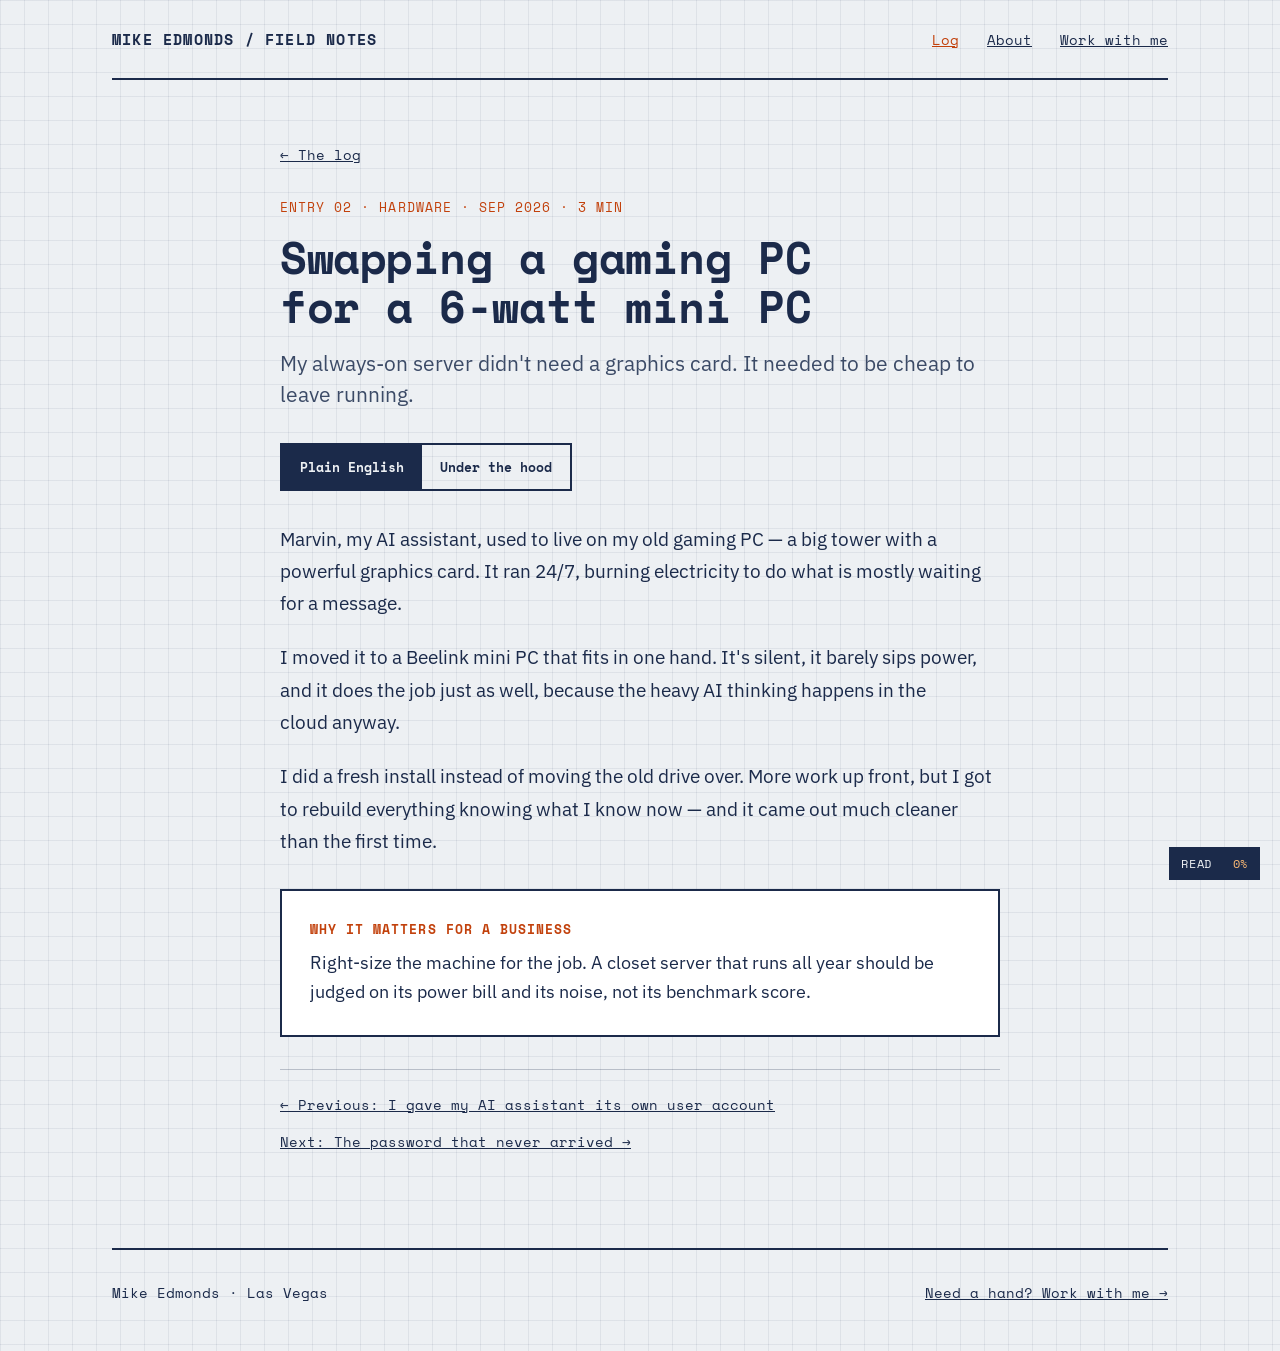
<file: log/mini-pc.html>
<!doctype html>
<html lang="en">
<head>
<meta charset="utf-8">
<meta name="viewport" content="width=device-width, initial-scale=1">
<title>Swapping a gaming PC for a 6-watt mini PC — Mike Edmonds</title>
<meta name="description" content="My always-on server didn&#x27;t need a graphics card. It needed to be cheap to leave running.">
<link rel="canonical" href="https://mikedmonds.com/log/mini-pc">
<meta property="og:type" content="article">
<meta property="og:title" content="Swapping a gaming PC for a 6-watt mini PC">
<meta property="og:description" content="My always-on server didn&#x27;t need a graphics card. It needed to be cheap to leave running.">
<meta property="og:url" content="https://mikedmonds.com/log/mini-pc">
<meta property="og:image" content="https://mikedmonds.com/images/og.jpg">
<meta name="twitter:card" content="summary_large_image">
<link rel="icon" href="/favicon.svg" type="image/svg+xml">
<link rel="preconnect" href="https://fonts.googleapis.com">
<link rel="preconnect" href="https://fonts.gstatic.com" crossorigin>
<link href="https://fonts.googleapis.com/css2?family=Space+Mono:wght@400;700&family=IBM+Plex+Sans:wght@400;500;600&display=swap" rel="stylesheet">
<link rel="stylesheet" href="/styles.css">
<noscript><style>.body[hidden]{display:flex!important}.toggle{display:none}</style></noscript>
<script src="/main.js" defer></script>
</head>
<body>
<a class="skip" href="#main">Skip to content</a>
<div class="progress" aria-hidden="true"></div>
<div class="readout" aria-hidden="true">READ</div>
<div class="wrap">

<header class="site-header">
<a href="/" class="brand">MIKE EDMONDS / FIELD NOTES</a>
<nav class="nav" aria-label="Main">
<a href="/log/" aria-current="page">Log</a>
<a href="/about">About</a>
<a href="/work">Work with me</a>
</nav>
</header>

<main id="main">
<article class="article">
<a href="/log/" class="mono" style="font-size:14px">← The log</a>
<div class="article-head">
<div class="kicker" style="letter-spacing:.08em">ENTRY 02 · HARDWARE · SEP 2026 · 3 MIN</div>
<h1>Swapping a gaming PC for a 6-watt mini PC</h1>
<p class="dek">My always-on server didn't need a graphics card. It needed to be cheap to leave running.</p>
</div>

<div class="toggle" data-toggle role="group" aria-label="Choose a version">
<button type="button" data-mode="plain" aria-pressed="true">Plain English</button>
<button type="button" data-mode="tech" aria-pressed="false">Under the hood</button>
</div>

<div class="body" data-mode="plain">
<p>Marvin, my AI assistant, used to live on my old gaming PC — a big tower with a powerful graphics card. It ran 24/7, burning electricity to do what is mostly waiting for a message.</p>
<p>I moved it to a Beelink mini PC that fits in one hand. It's silent, it barely sips power, and it does the job just as well, because the heavy AI thinking happens in the cloud anyway.</p>
<p>I did a fresh install instead of moving the old drive over. More work up front, but I got to rebuild everything knowing what I know now — and it came out much cleaner than the first time.</p>
</div>
<div class="body" data-mode="tech" hidden>
<p>Old box: Ryzen 9 3900, 32 GB, RTX 4070. New box: Beelink Mini S12 Pro — Intel N100 (6 W TDP), 16 GB, 512 GB. The agent calls a hosted model, so the GPU was dead weight.</p>
<p>I chose a fresh Ubuntu Server install over an SSD transplant: different chipset, NIC and drivers, plus a chance to fix early mistakes. Secrets came out of plaintext config into a proper secrets store, and the root logical volume got extended to use the whole disk.</p>
<pre>sudo lvextend -r -l +100%FREE /dev/ubuntu-vg/ubuntu-lv</pre>
<p>Small habit I picked up: the host went from <code>srv-agent</code> to <code>srv-agent01</code>. Naming things with a number from day one pays off the day there's a second one.</p>
</div>

<aside class="takeaway reveal">
<div class="label">WHY IT MATTERS FOR A BUSINESS</div>
<p>Right-size the machine for the job. A closet server that runs all year should be judged on its power bill and its noise, not its benchmark score.</p>
</aside>

<nav class="pager" aria-label="More entries">
<a href="/log/own-user">← Previous: I gave my AI assistant its own user account</a>
<a href="/log/password">Next: The password that never arrived →</a>
</nav>
</article>
</main>

<footer class="site-footer">
<span>Mike Edmonds · Las Vegas</span>
<a href="/work">Need a hand? Work with me →</a>
</footer>

</div>
</body>
</html>
</file>
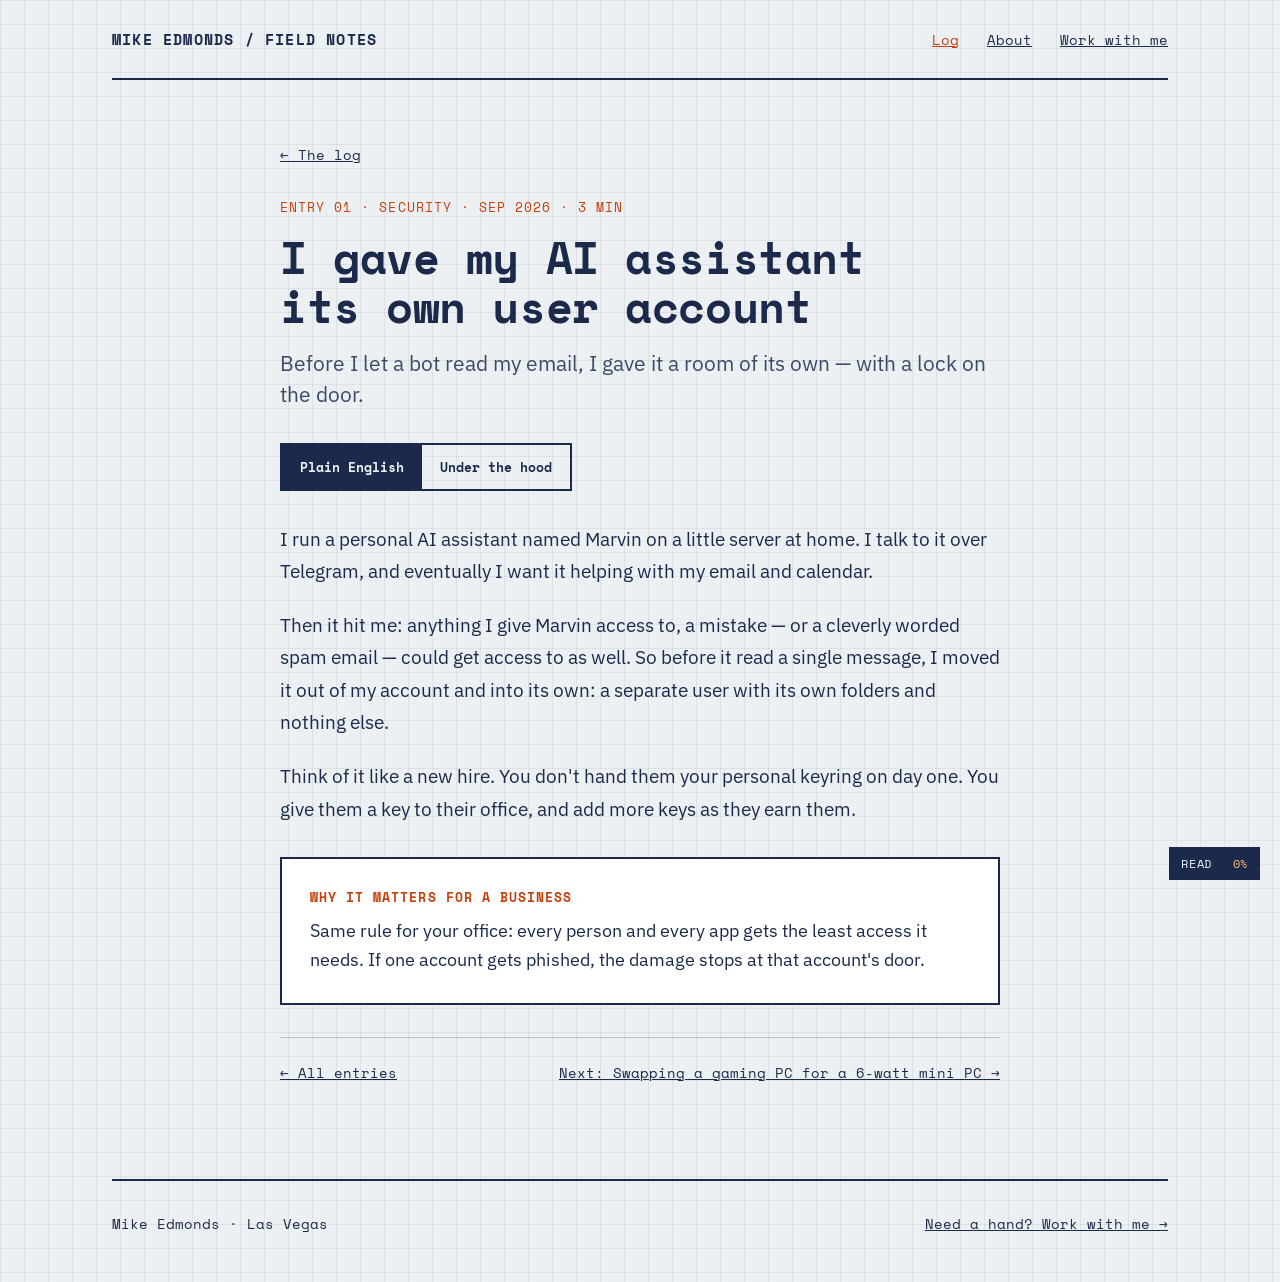
<file: log/own-user.html>
<!doctype html>
<html lang="en">
<head>
<meta charset="utf-8">
<meta name="viewport" content="width=device-width, initial-scale=1">
<title>I gave my AI assistant its own user account — Mike Edmonds</title>
<meta name="description" content="Before I let a bot read my email, I gave it a room of its own — with a lock on the door.">
<link rel="canonical" href="https://mikedmonds.com/log/own-user">
<meta property="og:type" content="article">
<meta property="og:title" content="I gave my AI assistant its own user account">
<meta property="og:description" content="Before I let a bot read my email, I gave it a room of its own — with a lock on the door.">
<meta property="og:url" content="https://mikedmonds.com/log/own-user">
<meta property="og:image" content="https://mikedmonds.com/images/og.jpg">
<meta name="twitter:card" content="summary_large_image">
<link rel="icon" href="/favicon.svg" type="image/svg+xml">
<link rel="preconnect" href="https://fonts.googleapis.com">
<link rel="preconnect" href="https://fonts.gstatic.com" crossorigin>
<link href="https://fonts.googleapis.com/css2?family=Space+Mono:wght@400;700&family=IBM+Plex+Sans:wght@400;500;600&display=swap" rel="stylesheet">
<link rel="stylesheet" href="/styles.css">
<noscript><style>.body[hidden]{display:flex!important}.toggle{display:none}</style></noscript>
<script src="/main.js" defer></script>
</head>
<body>
<a class="skip" href="#main">Skip to content</a>
<div class="progress" aria-hidden="true"></div>
<div class="readout" aria-hidden="true">READ</div>
<div class="wrap">

<header class="site-header">
<a href="/" class="brand">MIKE EDMONDS / FIELD NOTES</a>
<nav class="nav" aria-label="Main">
<a href="/log/" aria-current="page">Log</a>
<a href="/about">About</a>
<a href="/work">Work with me</a>
</nav>
</header>

<main id="main">
<article class="article">
<a href="/log/" class="mono" style="font-size:14px">← The log</a>
<div class="article-head">
<div class="kicker" style="letter-spacing:.08em">ENTRY 01 · SECURITY · SEP 2026 · 3 MIN</div>
<h1>I gave my AI assistant its own user account</h1>
<p class="dek">Before I let a bot read my email, I gave it a room of its own — with a lock on the door.</p>
</div>

<div class="toggle" data-toggle role="group" aria-label="Choose a version">
<button type="button" data-mode="plain" aria-pressed="true">Plain English</button>
<button type="button" data-mode="tech" aria-pressed="false">Under the hood</button>
</div>

<div class="body" data-mode="plain">
<p>I run a personal AI assistant named Marvin on a little server at home. I talk to it over Telegram, and eventually I want it helping with my email and calendar.</p>
<p>Then it hit me: anything I give Marvin access to, a mistake — or a cleverly worded spam email — could get access to as well. So before it read a single message, I moved it out of my account and into its own: a separate user with its own folders and nothing else.</p>
<p>Think of it like a new hire. You don't hand them your personal keyring on day one. You give them a key to their office, and add more keys as they earn them.</p>
</div>
<div class="body" data-mode="tech" hidden>
<p>Marvin is an OpenClaw agent that originally ran as my login user. I migrated it into a rootless Podman container under a dedicated <code>openclaw</code> user, with shared data under <code>/srv/marvin</code> owned by a group, and the container managed by systemd as a quadlet.</p>
<p>Google access is layered. OAuth scopes are the hard boundary — Google enforces them no matter what the model gets talked into. The agent's own approval rules are a softer layer on top. I started at <code>gmail.readonly</code> + <code>calendar.readonly</code>; anything more means re-consenting on purpose.</p>
<pre>[Container]
ContainerName=marvin
UserNS=keep-id
Volume=%h/.config/gogcli:/home/node/.config/gogcli:rw</pre>
<p>What I took away: set the hard limits first, then tune the soft ones. Prompt instructions are policy. Scopes and Unix permissions are physics.</p>
</div>

<aside class="takeaway reveal">
<div class="label">WHY IT MATTERS FOR A BUSINESS</div>
<p>Same rule for your office: every person and every app gets the least access it needs. If one account gets phished, the damage stops at that account's door.</p>
</aside>

<nav class="pager" aria-label="More entries">
<a href="/log/">← All entries</a>
<a href="/log/mini-pc">Next: Swapping a gaming PC for a 6-watt mini PC →</a>
</nav>
</article>
</main>

<footer class="site-footer">
<span>Mike Edmonds · Las Vegas</span>
<a href="/work">Need a hand? Work with me →</a>
</footer>

</div>
</body>
</html>
</file>
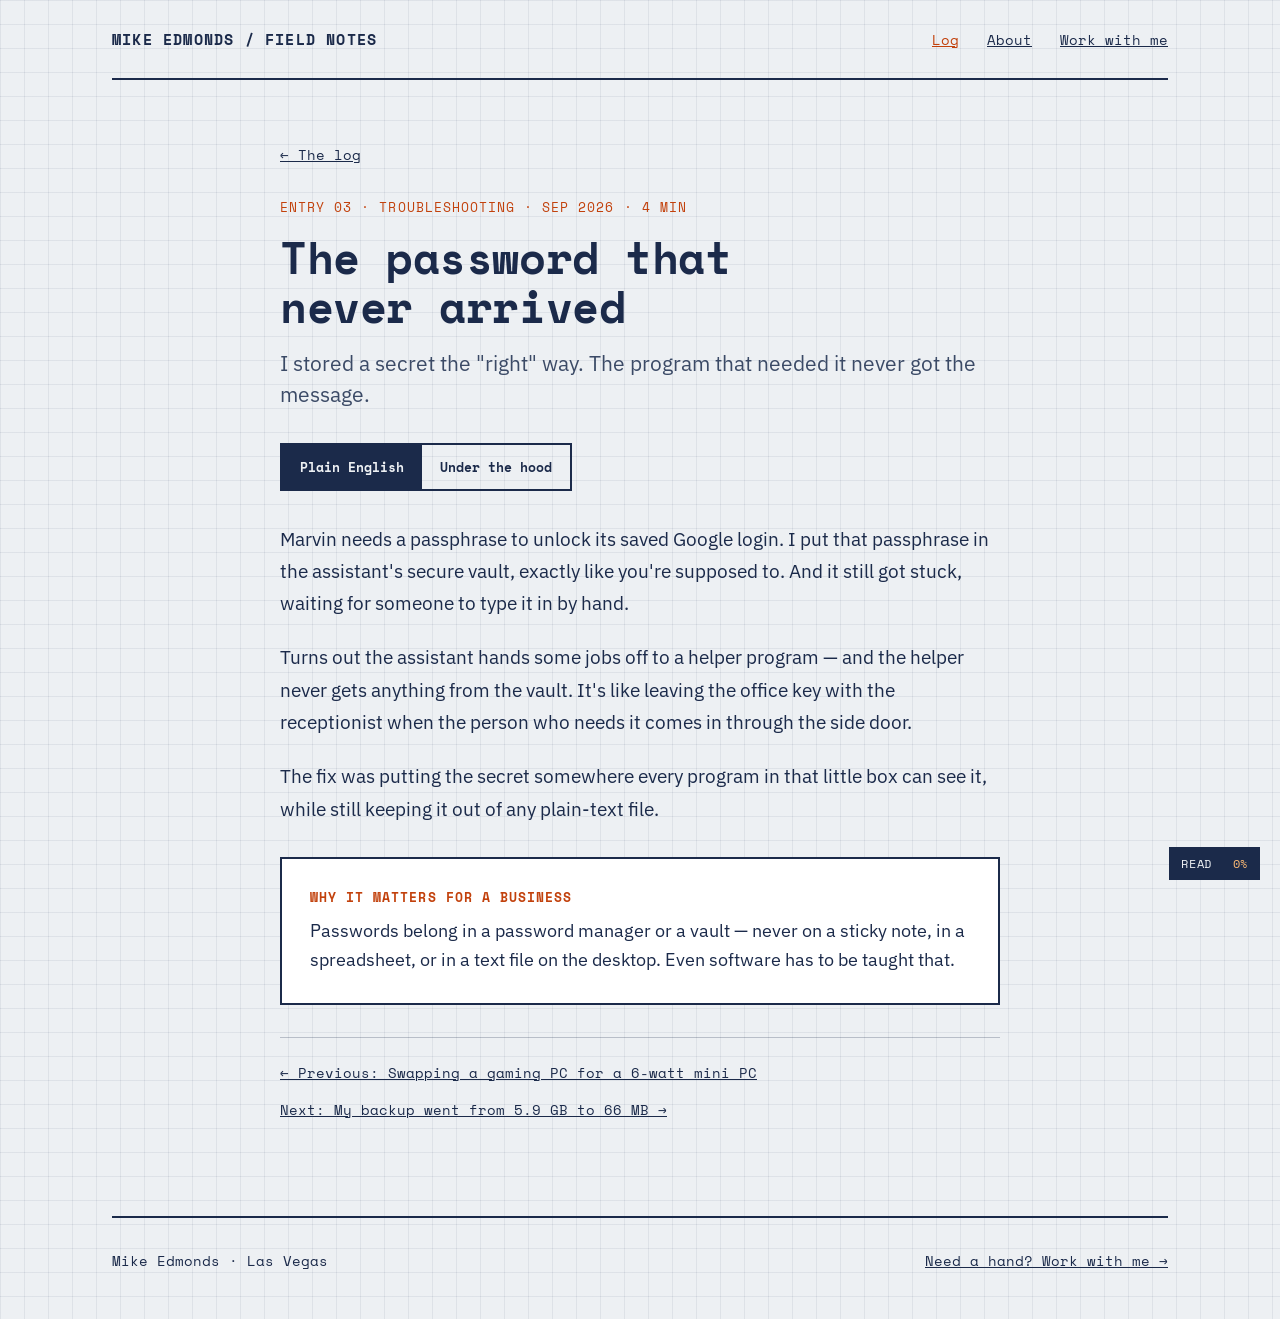
<file: log/password.html>
<!doctype html>
<html lang="en">
<head>
<meta charset="utf-8">
<meta name="viewport" content="width=device-width, initial-scale=1">
<title>The password that never arrived — Mike Edmonds</title>
<meta name="description" content="I stored a secret the &quot;right&quot; way. The program that needed it never got the message.">
<link rel="canonical" href="https://mikedmonds.com/log/password">
<meta property="og:type" content="article">
<meta property="og:title" content="The password that never arrived">
<meta property="og:description" content="I stored a secret the &quot;right&quot; way. The program that needed it never got the message.">
<meta property="og:url" content="https://mikedmonds.com/log/password">
<meta property="og:image" content="https://mikedmonds.com/images/og.jpg">
<meta name="twitter:card" content="summary_large_image">
<link rel="icon" href="/favicon.svg" type="image/svg+xml">
<link rel="preconnect" href="https://fonts.googleapis.com">
<link rel="preconnect" href="https://fonts.gstatic.com" crossorigin>
<link href="https://fonts.googleapis.com/css2?family=Space+Mono:wght@400;700&family=IBM+Plex+Sans:wght@400;500;600&display=swap" rel="stylesheet">
<link rel="stylesheet" href="/styles.css">
<noscript><style>.body[hidden]{display:flex!important}.toggle{display:none}</style></noscript>
<script src="/main.js" defer></script>
</head>
<body>
<a class="skip" href="#main">Skip to content</a>
<div class="progress" aria-hidden="true"></div>
<div class="readout" aria-hidden="true">READ</div>
<div class="wrap">

<header class="site-header">
<a href="/" class="brand">MIKE EDMONDS / FIELD NOTES</a>
<nav class="nav" aria-label="Main">
<a href="/log/" aria-current="page">Log</a>
<a href="/about">About</a>
<a href="/work">Work with me</a>
</nav>
</header>

<main id="main">
<article class="article">
<a href="/log/" class="mono" style="font-size:14px">← The log</a>
<div class="article-head">
<div class="kicker" style="letter-spacing:.08em">ENTRY 03 · TROUBLESHOOTING · SEP 2026 · 4 MIN</div>
<h1>The password that never arrived</h1>
<p class="dek">I stored a secret the "right" way. The program that needed it never got the message.</p>
</div>

<div class="toggle" data-toggle role="group" aria-label="Choose a version">
<button type="button" data-mode="plain" aria-pressed="true">Plain English</button>
<button type="button" data-mode="tech" aria-pressed="false">Under the hood</button>
</div>

<div class="body" data-mode="plain">
<p>Marvin needs a passphrase to unlock its saved Google login. I put that passphrase in the assistant's secure vault, exactly like you're supposed to. And it still got stuck, waiting for someone to type it in by hand.</p>
<p>Turns out the assistant hands some jobs off to a helper program — and the helper never gets anything from the vault. It's like leaving the office key with the receptionist when the person who needs it comes in through the side door.</p>
<p>The fix was putting the secret somewhere every program in that little box can see it, while still keeping it out of any plain-text file.</p>
</div>
<div class="body" data-mode="tech" hidden>
<p>OpenClaw's secrets store injects env vars into OpenClaw's own exec tool. But ACP children — like Claude Code, which is Marvin's harness — build their own environment and never pass through that step. So <code>GOG_KEYRING_PASSWORD</code> never reached <code>gog</code>, and it hung on an interactive prompt.</p>
<p>The fix: a Podman secret, exposed as a container-wide env var in the quadlet. Every process in the container inherits it, and the value isn't in the unit file or the image.</p>
<pre>printf '%s' "$PASS" | podman secret create gog_keyring_password -

# marvin.container
[Container]
Secret=gog_keyring_password,type=env,target=GOG_KEYRING_PASSWORD</pre>
<p>Next time a variable "isn't set," I'll start by asking which process I'm actually in, before rereading the docs a fifth time.</p>
</div>

<aside class="takeaway reveal">
<div class="label">WHY IT MATTERS FOR A BUSINESS</div>
<p>Passwords belong in a password manager or a vault — never on a sticky note, in a spreadsheet, or in a text file on the desktop. Even software has to be taught that.</p>
</aside>

<nav class="pager" aria-label="More entries">
<a href="/log/mini-pc">← Previous: Swapping a gaming PC for a 6-watt mini PC</a>
<a href="/log/backup">Next: My backup went from 5.9 GB to 66 MB →</a>
</nav>
</article>
</main>

<footer class="site-footer">
<span>Mike Edmonds · Las Vegas</span>
<a href="/work">Need a hand? Work with me →</a>
</footer>

</div>
</body>
</html>
</file>
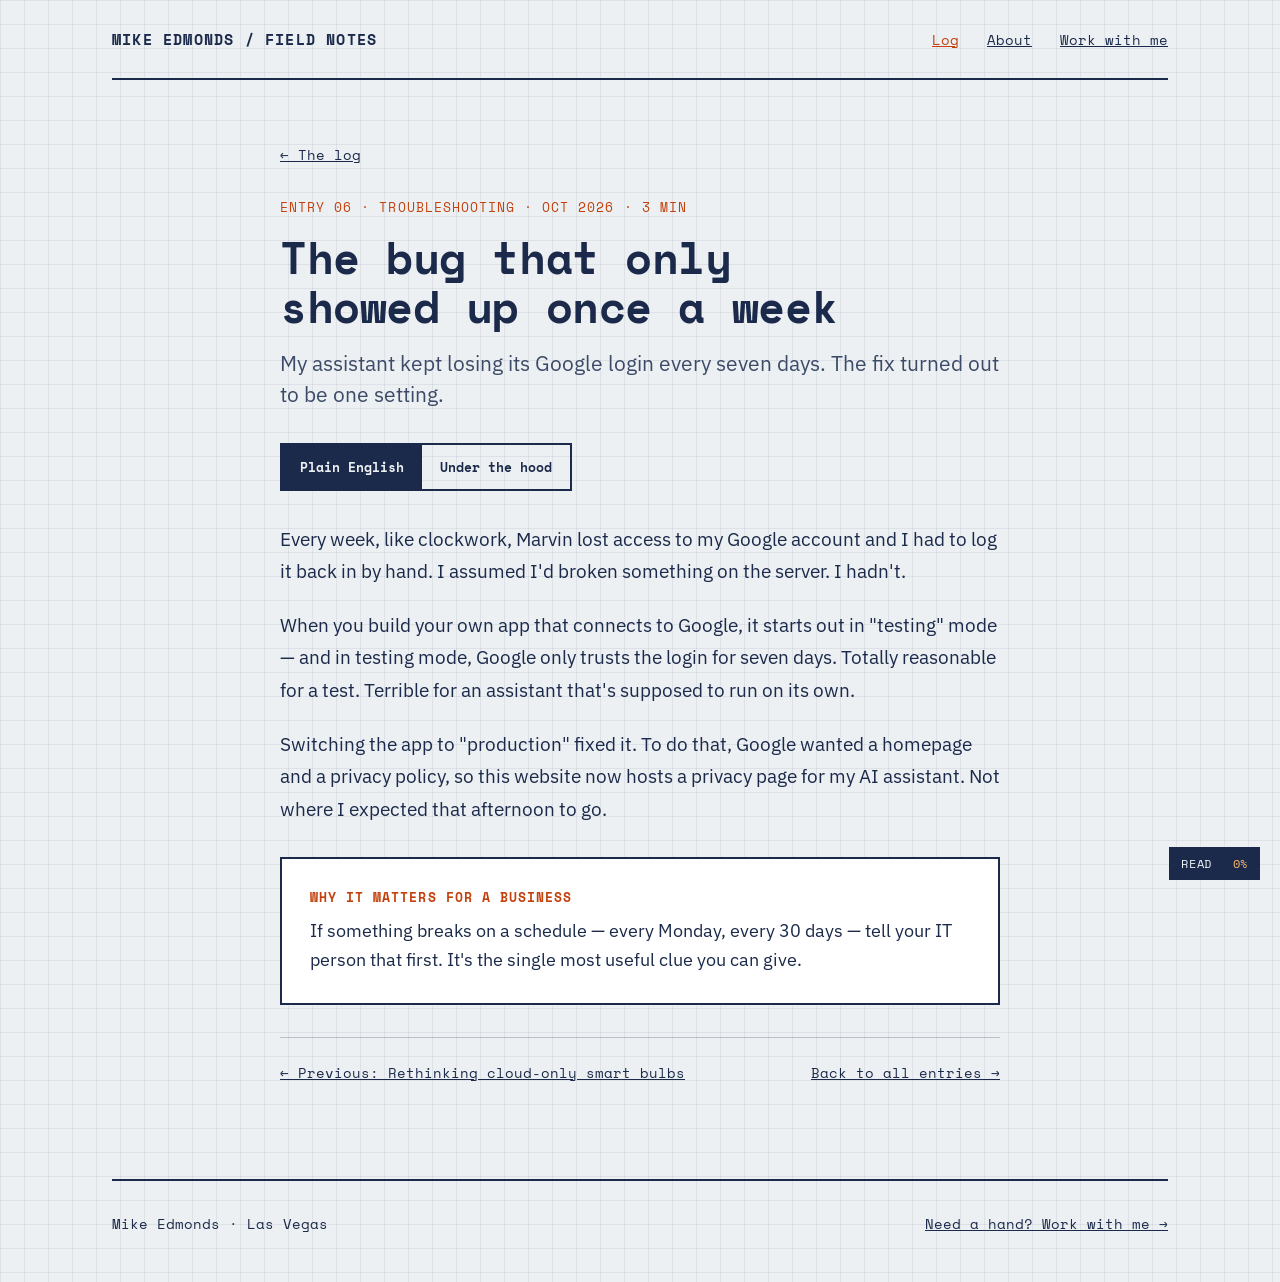
<file: log/seven-days.html>
<!doctype html>
<html lang="en">
<head>
<meta charset="utf-8">
<meta name="viewport" content="width=device-width, initial-scale=1">
<title>The bug that only showed up once a week — Mike Edmonds</title>
<meta name="description" content="My assistant kept losing its Google login every seven days. The fix turned out to be one setting.">
<link rel="canonical" href="https://mikedmonds.com/log/seven-days">
<meta property="og:type" content="article">
<meta property="og:title" content="The bug that only showed up once a week">
<meta property="og:description" content="My assistant kept losing its Google login every seven days. The fix turned out to be one setting.">
<meta property="og:url" content="https://mikedmonds.com/log/seven-days">
<meta property="og:image" content="https://mikedmonds.com/images/og.jpg">
<meta name="twitter:card" content="summary_large_image">
<link rel="icon" href="/favicon.svg" type="image/svg+xml">
<link rel="preconnect" href="https://fonts.googleapis.com">
<link rel="preconnect" href="https://fonts.gstatic.com" crossorigin>
<link href="https://fonts.googleapis.com/css2?family=Space+Mono:wght@400;700&family=IBM+Plex+Sans:wght@400;500;600&display=swap" rel="stylesheet">
<link rel="stylesheet" href="/styles.css">
<noscript><style>.body[hidden]{display:flex!important}.toggle{display:none}</style></noscript>
<script src="/main.js" defer></script>
</head>
<body>
<a class="skip" href="#main">Skip to content</a>
<div class="progress" aria-hidden="true"></div>
<div class="readout" aria-hidden="true">READ</div>
<div class="wrap">

<header class="site-header">
<a href="/" class="brand">MIKE EDMONDS / FIELD NOTES</a>
<nav class="nav" aria-label="Main">
<a href="/log/" aria-current="page">Log</a>
<a href="/about">About</a>
<a href="/work">Work with me</a>
</nav>
</header>

<main id="main">
<article class="article">
<a href="/log/" class="mono" style="font-size:14px">← The log</a>
<div class="article-head">
<div class="kicker" style="letter-spacing:.08em">ENTRY 06 · TROUBLESHOOTING · OCT 2026 · 3 MIN</div>
<h1>The bug that only showed up once a week</h1>
<p class="dek">My assistant kept losing its Google login every seven days. The fix turned out to be one setting.</p>
</div>

<div class="toggle" data-toggle role="group" aria-label="Choose a version">
<button type="button" data-mode="plain" aria-pressed="true">Plain English</button>
<button type="button" data-mode="tech" aria-pressed="false">Under the hood</button>
</div>

<div class="body" data-mode="plain">
<p>Every week, like clockwork, Marvin lost access to my Google account and I had to log it back in by hand. I assumed I'd broken something on the server. I hadn't.</p>
<p>When you build your own app that connects to Google, it starts out in "testing" mode — and in testing mode, Google only trusts the login for seven days. Totally reasonable for a test. Terrible for an assistant that's supposed to run on its own.</p>
<p>Switching the app to "production" fixed it. To do that, Google wanted a homepage and a privacy policy, so this website now hosts a privacy page for my AI assistant. Not where I expected that afternoon to go.</p>
</div>
<div class="body" data-mode="tech" hidden>
<p>A Google Cloud OAuth app whose consent screen is in Testing issues refresh tokens that expire seven days after consent. For a headless agent, that's a silent, scheduled outage.</p>
<p>Publishing to "In production" as an unverified app removes the expiry; you get a one-time "unverified app" warning at consent. It required a homepage and privacy policy URL, plus the domain verified in Search Console with a DNS TXT record (my DNS lives in Netlify).</p>
<pre>gog auth add &lt;you&gt;@gmail.com \
  --services gmail,calendar \
  --readonly --force-consent</pre>
<p>Bigger lesson: a bug on a fixed interval is almost never your code. It's a timer somewhere — certificates, tokens, cron jobs, leases. Start by asking "what expires?"</p>
</div>

<aside class="takeaway reveal">
<div class="label">WHY IT MATTERS FOR A BUSINESS</div>
<p>If something breaks on a schedule — every Monday, every 30 days — tell your IT person that first. It's the single most useful clue you can give.</p>
</aside>

<nav class="pager" aria-label="More entries">
<a href="/log/smart-bulbs">← Previous: Rethinking cloud-only smart bulbs</a>
<a href="/log/">Back to all entries →</a>
</nav>
</article>
</main>

<footer class="site-footer">
<span>Mike Edmonds · Las Vegas</span>
<a href="/work">Need a hand? Work with me →</a>
</footer>

</div>
</body>
</html>
</file>
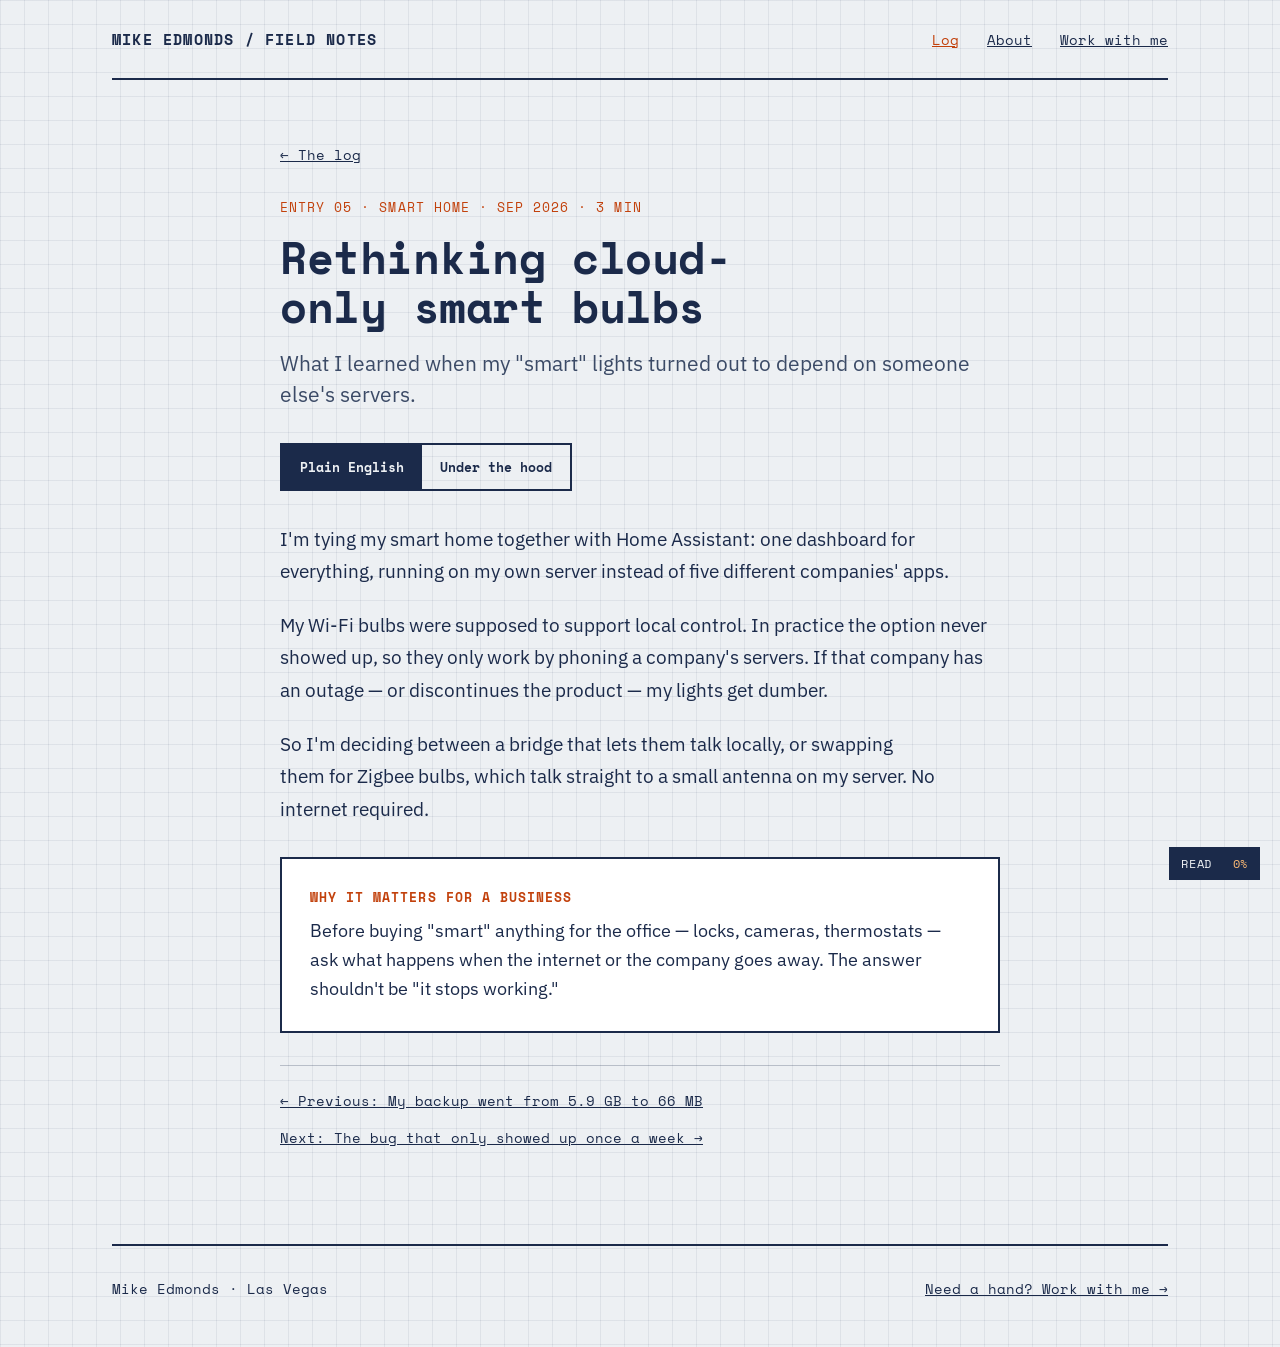
<file: log/smart-bulbs.html>
<!doctype html>
<html lang="en">
<head>
<meta charset="utf-8">
<meta name="viewport" content="width=device-width, initial-scale=1">
<title>Rethinking cloud-only smart bulbs — Mike Edmonds</title>
<meta name="description" content="What I learned when my &quot;smart&quot; lights turned out to depend on someone else&#x27;s servers.">
<link rel="canonical" href="https://mikedmonds.com/log/smart-bulbs">
<meta property="og:type" content="article">
<meta property="og:title" content="Rethinking cloud-only smart bulbs">
<meta property="og:description" content="What I learned when my &quot;smart&quot; lights turned out to depend on someone else&#x27;s servers.">
<meta property="og:url" content="https://mikedmonds.com/log/smart-bulbs">
<meta property="og:image" content="https://mikedmonds.com/images/og.jpg">
<meta name="twitter:card" content="summary_large_image">
<link rel="icon" href="/favicon.svg" type="image/svg+xml">
<link rel="preconnect" href="https://fonts.googleapis.com">
<link rel="preconnect" href="https://fonts.gstatic.com" crossorigin>
<link href="https://fonts.googleapis.com/css2?family=Space+Mono:wght@400;700&family=IBM+Plex+Sans:wght@400;500;600&display=swap" rel="stylesheet">
<link rel="stylesheet" href="/styles.css">
<noscript><style>.body[hidden]{display:flex!important}.toggle{display:none}</style></noscript>
<script src="/main.js" defer></script>
</head>
<body>
<a class="skip" href="#main">Skip to content</a>
<div class="progress" aria-hidden="true"></div>
<div class="readout" aria-hidden="true">READ</div>
<div class="wrap">

<header class="site-header">
<a href="/" class="brand">MIKE EDMONDS / FIELD NOTES</a>
<nav class="nav" aria-label="Main">
<a href="/log/" aria-current="page">Log</a>
<a href="/about">About</a>
<a href="/work">Work with me</a>
</nav>
</header>

<main id="main">
<article class="article">
<a href="/log/" class="mono" style="font-size:14px">← The log</a>
<div class="article-head">
<div class="kicker" style="letter-spacing:.08em">ENTRY 05 · SMART HOME · SEP 2026 · 3 MIN</div>
<h1>Rethinking cloud-only smart bulbs</h1>
<p class="dek">What I learned when my "smart" lights turned out to depend on someone else's servers.</p>
</div>

<div class="toggle" data-toggle role="group" aria-label="Choose a version">
<button type="button" data-mode="plain" aria-pressed="true">Plain English</button>
<button type="button" data-mode="tech" aria-pressed="false">Under the hood</button>
</div>

<div class="body" data-mode="plain">
<p>I'm tying my smart home together with Home Assistant: one dashboard for everything, running on my own server instead of five different companies' apps.</p>
<p>My Wi-Fi bulbs were supposed to support local control. In practice the option never showed up, so they only work by phoning a company's servers. If that company has an outage — or discontinues the product — my lights get dumber.</p>
<p>So I'm deciding between a bridge that lets them talk locally, or swapping them for Zigbee bulbs, which talk straight to a small antenna on my server. No internet required.</p>
</div>
<div class="body" data-mode="tech" hidden>
<p>Home Assistant Container runs under its own rootless Podman user with host networking. ZHA drives a Sonoff Zigbee 3.0 Dongle Plus V2, passed in by its <code>/dev/serial/by-id</code> path — stable across reboots, unlike <code>/dev/ttyUSB0</code>.</p>
<pre>--device /dev/serial/by-id/usb-Itead_Sonoff_Zigbee_3.0_USB_Dongle_Plus_V2_&lt;id&gt;-if00-port0</pre>
<p>The Govee A19s never exposed LAN control in the app despite being listed as supported. Options: govee2mqtt (LAN with cloud fallback), or replace them with Zigbee bulbs that pair straight to ZHA — and, as mains-powered devices, extend the mesh.</p>
<p>The principle I'm landing on: local-first control, with the cloud as a nice-to-have.</p>
</div>

<aside class="takeaway reveal">
<div class="label">WHY IT MATTERS FOR A BUSINESS</div>
<p>Before buying "smart" anything for the office — locks, cameras, thermostats — ask what happens when the internet or the company goes away. The answer shouldn't be "it stops working."</p>
</aside>

<nav class="pager" aria-label="More entries">
<a href="/log/backup">← Previous: My backup went from 5.9 GB to 66 MB</a>
<a href="/log/seven-days">Next: The bug that only showed up once a week →</a>
</nav>
</article>
</main>

<footer class="site-footer">
<span>Mike Edmonds · Las Vegas</span>
<a href="/work">Need a hand? Work with me →</a>
</footer>

</div>
</body>
</html>
</file>
<file: styles.css>
/* ==========================================================
   Mike Edmonds — Field Notes
   ========================================================== */
:root{
  --ink:#1B2A4A;
  --ink-soft:#3B4A66;
  --paper:#EDF0F3;
  --grid:rgba(27,42,74,.07);
  --line:rgba(27,42,74,.25);
  --accent:#C2410C;
  --accent-soft:#FDBA74;
  --code-bg:#DDE3EA;
  --mono:'Space Mono',ui-monospace,Menlo,monospace;
  --sans:'IBM Plex Sans','Helvetica Neue',Arial,sans-serif;
}
*,*::before,*::after{box-sizing:border-box}
html{-webkit-text-size-adjust:100%;overflow-x:clip}
body{
  margin:0;font-family:var(--sans);color:var(--ink);
  background-color:var(--paper);
  background-image:linear-gradient(var(--grid) 1px,transparent 1px),linear-gradient(90deg,var(--grid) 1px,transparent 1px);
  background-size:24px 24px;
  overflow-x:clip;
}
[hidden]{display:none !important}
img{max-width:100%;display:block}
a{color:var(--ink)}
a:hover{color:var(--accent)}
:focus-visible{outline:3px solid var(--accent);outline-offset:3px}
.mono{font-family:var(--mono)}
.wrap{max-width:1120px;margin:0 auto;padding:0 32px}
@media (max-width:600px){.wrap{padding:0 16px}}
.skip{position:absolute;left:-9999px}
.skip:focus{left:16px;top:16px;z-index:50;background:var(--ink);color:var(--paper);padding:10px 14px}

/* ---------- header / footer ---------- */
.site-header{display:flex;flex-wrap:wrap;gap:16px;justify-content:space-between;align-items:center;padding:28px 0;border-bottom:2px solid var(--ink)}
.brand{font-family:var(--mono);font-weight:700;font-size:15px;letter-spacing:.08em;text-decoration:none}
.nav{display:flex;flex-wrap:wrap;gap:28px;font-family:var(--mono);font-size:14px}
.nav a[aria-current="page"]{color:var(--accent)}
.site-footer{display:flex;flex-wrap:wrap;gap:16px;justify-content:space-between;padding:32px 0 48px;border-top:2px solid var(--ink);font-family:var(--mono);font-size:14px}

/* ---------- shared bits ---------- */
.kicker{font-family:var(--mono);font-size:13px;letter-spacing:.1em;color:var(--accent)}
.btn{display:inline-flex;align-items:center;min-height:48px;padding:0 24px;font-family:var(--mono);font-weight:700;font-size:14px;text-decoration:none;border:2px solid var(--ink);cursor:pointer}
.btn-solid{background:var(--ink);color:var(--paper)}
.btn-solid:hover{background:var(--accent);border-color:var(--accent);color:#fff}
.btn-line{background:transparent;color:var(--ink)}
.btn-row{display:flex;flex-wrap:wrap;gap:12px}
.hl{background:linear-gradient(transparent 58%,rgba(194,65,12,.28) 58%) no-repeat 0 0/100% 100%;color:inherit;padding:0 2px}
.section-head{display:flex;justify-content:space-between;align-items:baseline;flex-wrap:wrap;gap:12px;padding-bottom:16px;border-bottom:2px solid var(--ink)}
.section-head h2{margin:0;font-family:var(--mono);font-size:28px}
.card{display:flex;flex-direction:column;gap:16px;padding:32px;border:2px solid var(--ink);background:var(--paper)}
.card ul{margin:0;padding:0;list-style:none;display:flex;flex-direction:column;gap:12px;line-height:1.5}
.grid-auto{display:grid;grid-template-columns:repeat(auto-fit,minmax(min(320px,100%),1fr));gap:32px}

/* ---------- hero ---------- */
.hero{display:grid;grid-template-columns:repeat(auto-fit,minmax(min(420px,100%),1fr));gap:56px;padding:80px 0 72px;align-items:center}
.hero-text{display:flex;flex-direction:column;gap:28px}
.hero h1{margin:0;font-family:var(--mono);font-weight:700;font-size:clamp(36px,5vw,54px);line-height:1.08;letter-spacing:-.02em;text-wrap:balance}
.lede{margin:0;font-size:19px;line-height:1.6;max-width:540px;text-wrap:pretty}
.photo{margin:0;position:relative;border:2px solid var(--ink);background:#fff;padding:12px 12px 0}
.photo-crop{overflow:hidden}
.photo img{width:100%;height:460px;object-fit:cover;object-position:center 30%}
.photo figcaption{display:flex;justify-content:space-between;gap:12px;padding:12px 2px;font-family:var(--mono);font-size:12px}
@media (max-width:600px){.hero{padding:48px 0}.photo img{height:380px}}

/* ---------- two-versions band ---------- */
.band{display:grid;grid-template-columns:repeat(auto-fit,minmax(min(300px,100%),1fr));border:2px solid var(--ink);background:var(--ink);color:var(--paper)}
.band > div{padding:32px;display:flex;flex-direction:column;gap:10px}
.band > div + div{border-left:1px solid rgba(237,240,243,.2)}
.band h2{margin:0;font-family:var(--mono);font-size:24px;line-height:1.25}
.band p{margin:0;line-height:1.55;color:#D5DBE3}
.band .kicker{color:var(--accent-soft)}

/* ---------- log rows ---------- */
.entries{display:flex;flex-direction:column}
.row{position:relative;display:grid;grid-template-columns:repeat(auto-fit,minmax(min(200px,100%),1fr));gap:8px 32px;padding:26px 0;border-bottom:1px solid var(--line);text-decoration:none}
.row .meta{display:flex;flex-direction:column;gap:4px;font-family:var(--mono);font-size:13px}
.row .meta span:first-child{color:var(--accent)}
.row .text{grid-column:span 2;display:flex;flex-direction:column;gap:6px}
@media (max-width:600px){.row .text{grid-column:auto}}
.row h3{margin:0;font-size:22px;font-weight:600}
.row p{margin:0;line-height:1.55}
.row:hover h3{color:var(--accent)}
.filters{display:flex;flex-wrap:wrap;gap:10px;padding-bottom:24px;border-bottom:2px solid var(--ink)}
.filters button{min-height:44px;padding:0 16px;font-family:var(--mono);font-size:13px;font-weight:700;cursor:pointer;background:transparent;color:var(--ink);border:2px solid var(--ink)}
.filters button[aria-pressed="true"]{background:var(--ink);color:var(--paper)}

/* ---------- article ---------- */
.article{max-width:720px;margin:0 auto;display:flex;flex-direction:column;gap:32px;padding:64px 0 96px}
.article h1{margin:0;font-family:var(--mono);font-size:clamp(32px,4.4vw,44px);line-height:1.12;letter-spacing:-.01em;text-wrap:balance}
.dek{margin:0;font-size:21px;line-height:1.5;color:var(--ink-soft)}
.article-head{display:flex;flex-direction:column;gap:16px}
.toggle{display:flex;flex-wrap:wrap;border:2px solid var(--ink);align-self:flex-start}
.toggle button{min-height:44px;padding:0 18px;border:0;font-family:var(--mono);font-size:13px;font-weight:700;cursor:pointer;background:transparent;color:var(--ink)}
.toggle button[aria-pressed="true"]{background:var(--ink);color:var(--paper)}
.body{display:flex;flex-direction:column;gap:22px}
.body[hidden]{display:none}
.body p{margin:0;font-size:19px;line-height:1.7;text-wrap:pretty}
.body code{font-family:var(--mono);font-size:.85em;background:var(--code-bg);padding:1px 5px}
pre{margin:0;padding:24px;background:var(--ink);color:#E6EBF1;font-family:var(--mono);font-size:14px;line-height:1.6;overflow-x:auto;white-space:pre}
.takeaway{display:flex;flex-direction:column;gap:10px;padding:28px;background:#fff;border:2px solid var(--ink)}
.takeaway .label{font-family:var(--mono);font-size:13px;font-weight:700;letter-spacing:.08em;color:var(--accent)}
.takeaway p{margin:0;font-size:18px;line-height:1.6}
.pager{display:flex;flex-wrap:wrap;gap:16px;justify-content:space-between;padding-top:24px;border-top:1px solid var(--line);font-family:var(--mono);font-size:14px}
.sizes{margin:0;display:flex;flex-direction:column;gap:10px;padding:24px;background:#fff;border:2px solid var(--ink)}
.sizes .lbl{display:flex;justify-content:space-between;font-family:var(--mono);font-size:13px}
.sizes .bar{height:18px;background:var(--ink)}
.sizes .bar.after{width:1.1%;min-width:4px;background:var(--accent)}
.sizes figcaption{font-family:var(--mono);font-size:12px;padding-top:6px}

/* ---------- about ---------- */
.timeline{display:grid;grid-template-columns:repeat(auto-fit,minmax(min(240px,100%),1fr));border-bottom:2px solid var(--ink)}
.timeline > div{display:flex;flex-direction:column;gap:8px;padding:28px 24px}
.timeline > div:first-child{padding-left:0}
.timeline > div.now{background:var(--ink);color:var(--paper)}
.timeline > div.now .kicker{color:var(--accent-soft)}
.timeline p{margin:0;line-height:1.55}
.machine{display:flex;flex-direction:column;gap:10px;padding:24px;border:2px solid var(--ink);background:var(--paper)}
.machine p{margin:0;line-height:1.55}

/* ---------- work / form ---------- */
.services{display:grid;grid-template-columns:repeat(auto-fit,minmax(min(300px,100%),1fr));border:2px solid var(--ink);background:var(--paper)}
.services > div{padding:32px;display:flex;flex-direction:column;gap:10px}
.services > div + div{border-left:1px solid var(--line)}
.services h2{margin:0;font-size:22px}
.services p{margin:0;line-height:1.55}
.steps{margin:0;padding:0;list-style:none;display:grid;grid-template-columns:repeat(auto-fit,minmax(min(280px,100%),1fr));gap:32px}
.steps li{display:flex;flex-direction:column;gap:8px;line-height:1.55}
.steps .n{font-family:var(--mono);font-size:40px;font-weight:700;color:var(--accent)}
.contact{display:grid;grid-template-columns:repeat(auto-fit,minmax(min(360px,100%),1fr));gap:48px;padding:48px;border:2px solid var(--ink);background:#fff}
@media (max-width:600px){.contact{padding:24px}}
.form{display:flex;flex-direction:column;gap:18px}
.field{display:flex;flex-direction:column;gap:6px}
.field label{font-family:var(--mono);font-size:13px;font-weight:700}
.field input,.field textarea{font:inherit;font-size:16px;color:var(--ink);background:#fff;border:2px solid var(--ink);border-radius:0;padding:12px 14px;min-height:48px;width:100%}
.field textarea{min-height:120px;resize:vertical}
.hidden{position:absolute;left:-9999px}

/* ---------- scroll progress ---------- */
.progress,.readout{display:none}

/* ==========================================================
   Scroll-driven motion
   Chrome / Edge / Safari 26+. Everywhere else the page is static.
   Turned off entirely for people who ask for reduced motion.
   ========================================================== */
@property --pct{syntax:'<integer>';inherits:true;initial-value:0}
@keyframes pct{to{--pct:100}}
@keyframes bar{from{transform:scaleX(0)}to{transform:scaleX(1)}}
@keyframes drift{to{background-position:0 320px,0 320px}}
@keyframes lift{to{transform:translateY(-160px);opacity:.1}}
@keyframes zoom{to{transform:scale(1.12) translateY(-5%)}}
@keyframes rise{from{opacity:0;transform:translateY(160px) scale(.9);filter:blur(8px)}}
@keyframes inL{from{opacity:0;transform:translateX(-260px) rotate(-4deg)}}
@keyframes inR{from{opacity:0;transform:translateX(260px) rotate(4deg)}}
@keyframes ink{from{background-size:0% 100%}}
@keyframes sweep{0%{transform:scaleX(0);opacity:1}70%{transform:scaleX(1);opacity:1}100%{transform:scaleX(1);opacity:0}}
@keyframes settle{from{transform:scale(.75);opacity:0}}
@keyframes shrink{from{width:100%}}

@media (prefers-reduced-motion: no-preference){
  .hero-hl{animation:ink .9s .5s cubic-bezier(.2,.7,.2,1) both}

  @supports (animation-timeline: scroll()){
    .progress{display:block;position:fixed;top:0;left:0;right:0;height:4px;background:var(--accent);transform-origin:0 50%;transform:scaleX(0);z-index:20;animation:bar linear both;animation-timeline:scroll(root)}
    .readout{display:flex;position:fixed;right:20px;bottom:20px;z-index:20;padding:8px 12px;background:var(--ink);color:var(--paper);font-family:var(--mono);font-size:12px;letter-spacing:.06em;animation:pct linear both;animation-timeline:scroll(root);counter-reset:pct var(--pct)}
    .readout::after{content:counter(pct) "%";min-width:4ch;text-align:right;margin-left:8px;color:var(--accent-soft)}

    body.home{animation:drift linear both;animation-timeline:scroll(root)}
    .hero-text{animation:lift linear both;animation-timeline:scroll(root);animation-range:0 700px}
    .hero .photo img{animation:zoom linear both;animation-timeline:scroll(root);animation-range:0 800px}

    .slide-l{animation:inL linear both;animation-timeline:view();animation-range:entry 0% entry 100%}
    .slide-r{animation:inR linear both;animation-timeline:view();animation-range:entry 0% entry 100%}
    .reveal{animation:rise linear both;animation-timeline:view();animation-range:entry 0% entry 100%}
    :is(.timeline,.services,.steps,.grid-auto) > :nth-child(2){animation-range:entry 15% entry 100%}
    :is(.timeline,.services,.steps,.grid-auto) > :nth-child(3){animation-range:entry 30% entry 100%}
    :is(.timeline,.services,.steps,.grid-auto) > :nth-child(4){animation-range:entry 45% entry 100%}
    .row::before{content:'';position:absolute;left:0;right:0;top:-1px;height:2px;background:var(--accent);transform-origin:0 50%;transform:scaleX(0);animation:sweep linear both;animation-timeline:view();animation-range:entry 20% entry 100%}
    .ink{animation:ink linear both;animation-timeline:view();animation-range:entry 40% entry 100%}
    .settle{animation:settle linear both;animation-timeline:view();animation-range:entry 0% entry 100%}
    .sizes .bar.after{animation:shrink cubic-bezier(.6,0,.2,1) both;animation-timeline:view();animation-range:entry 100% cover 60%}
  }
}
@media (max-width:600px){.readout{right:12px;bottom:12px}}
</file>
